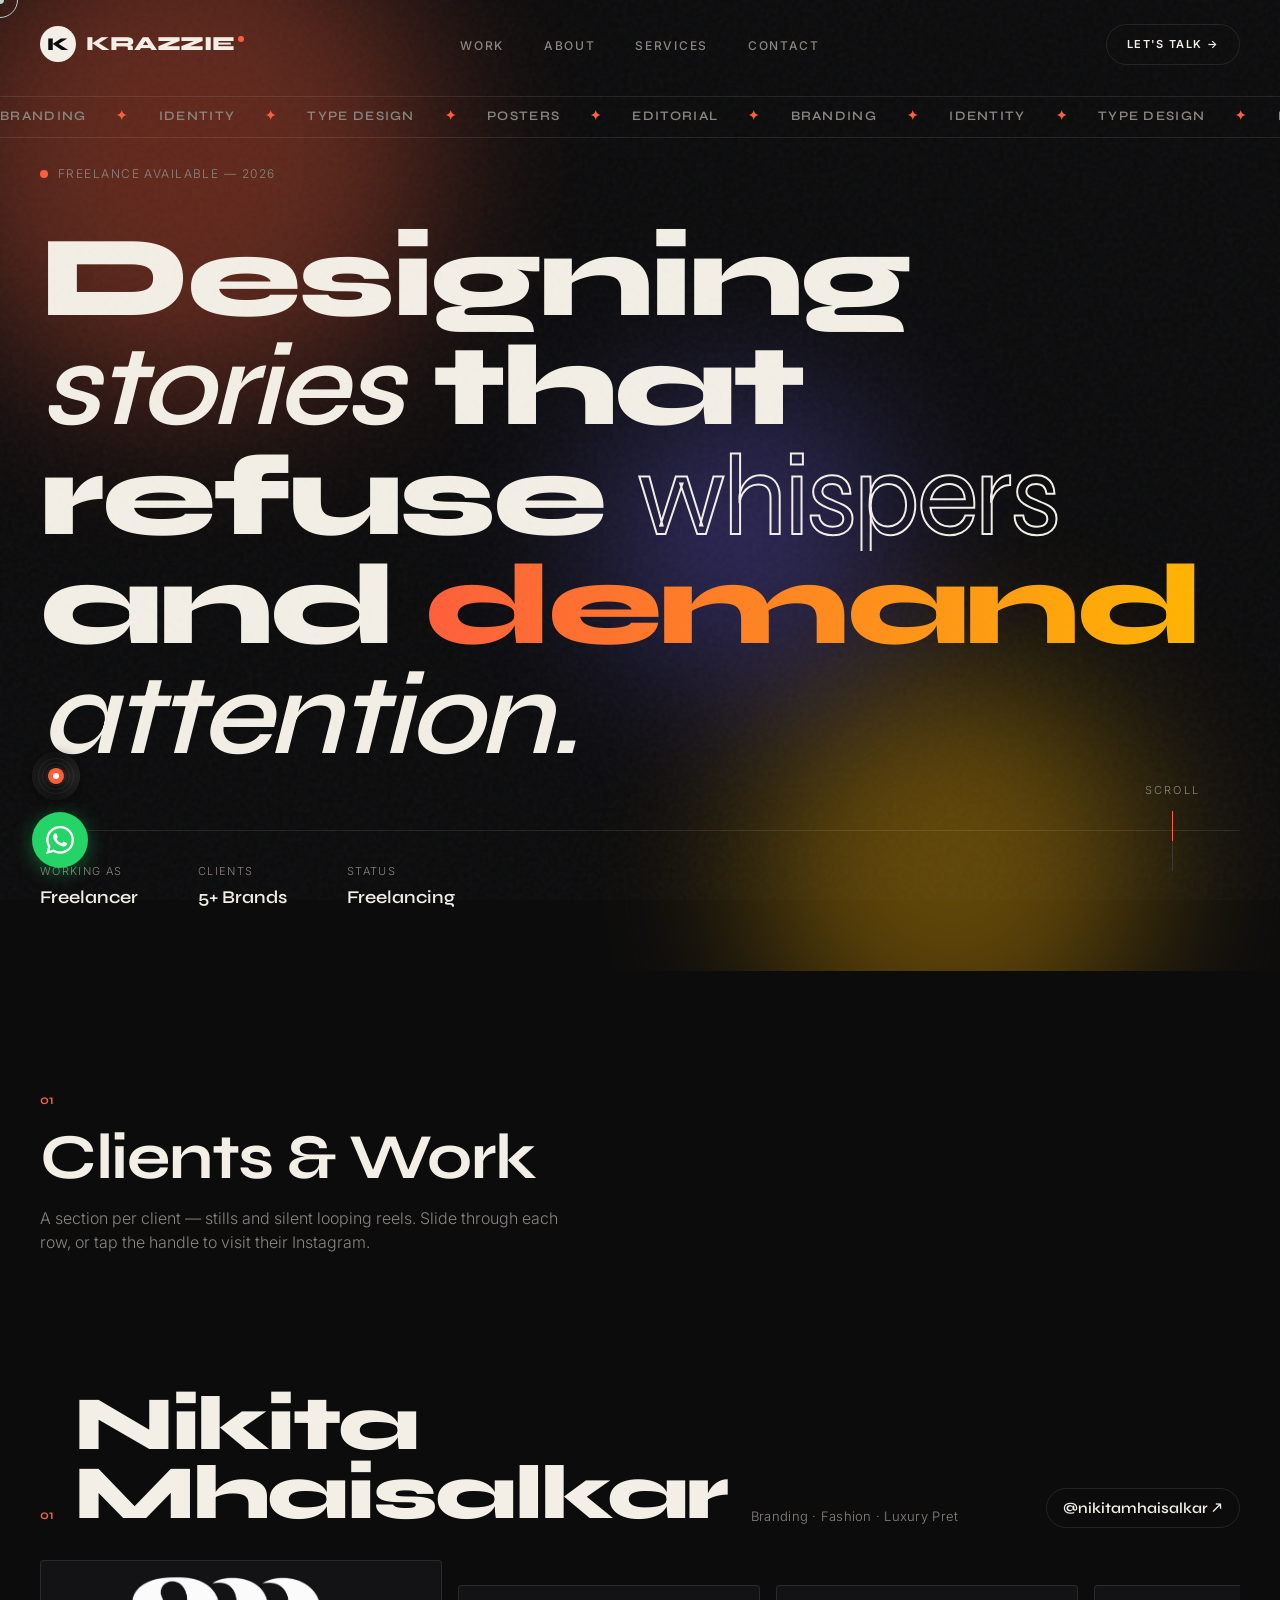
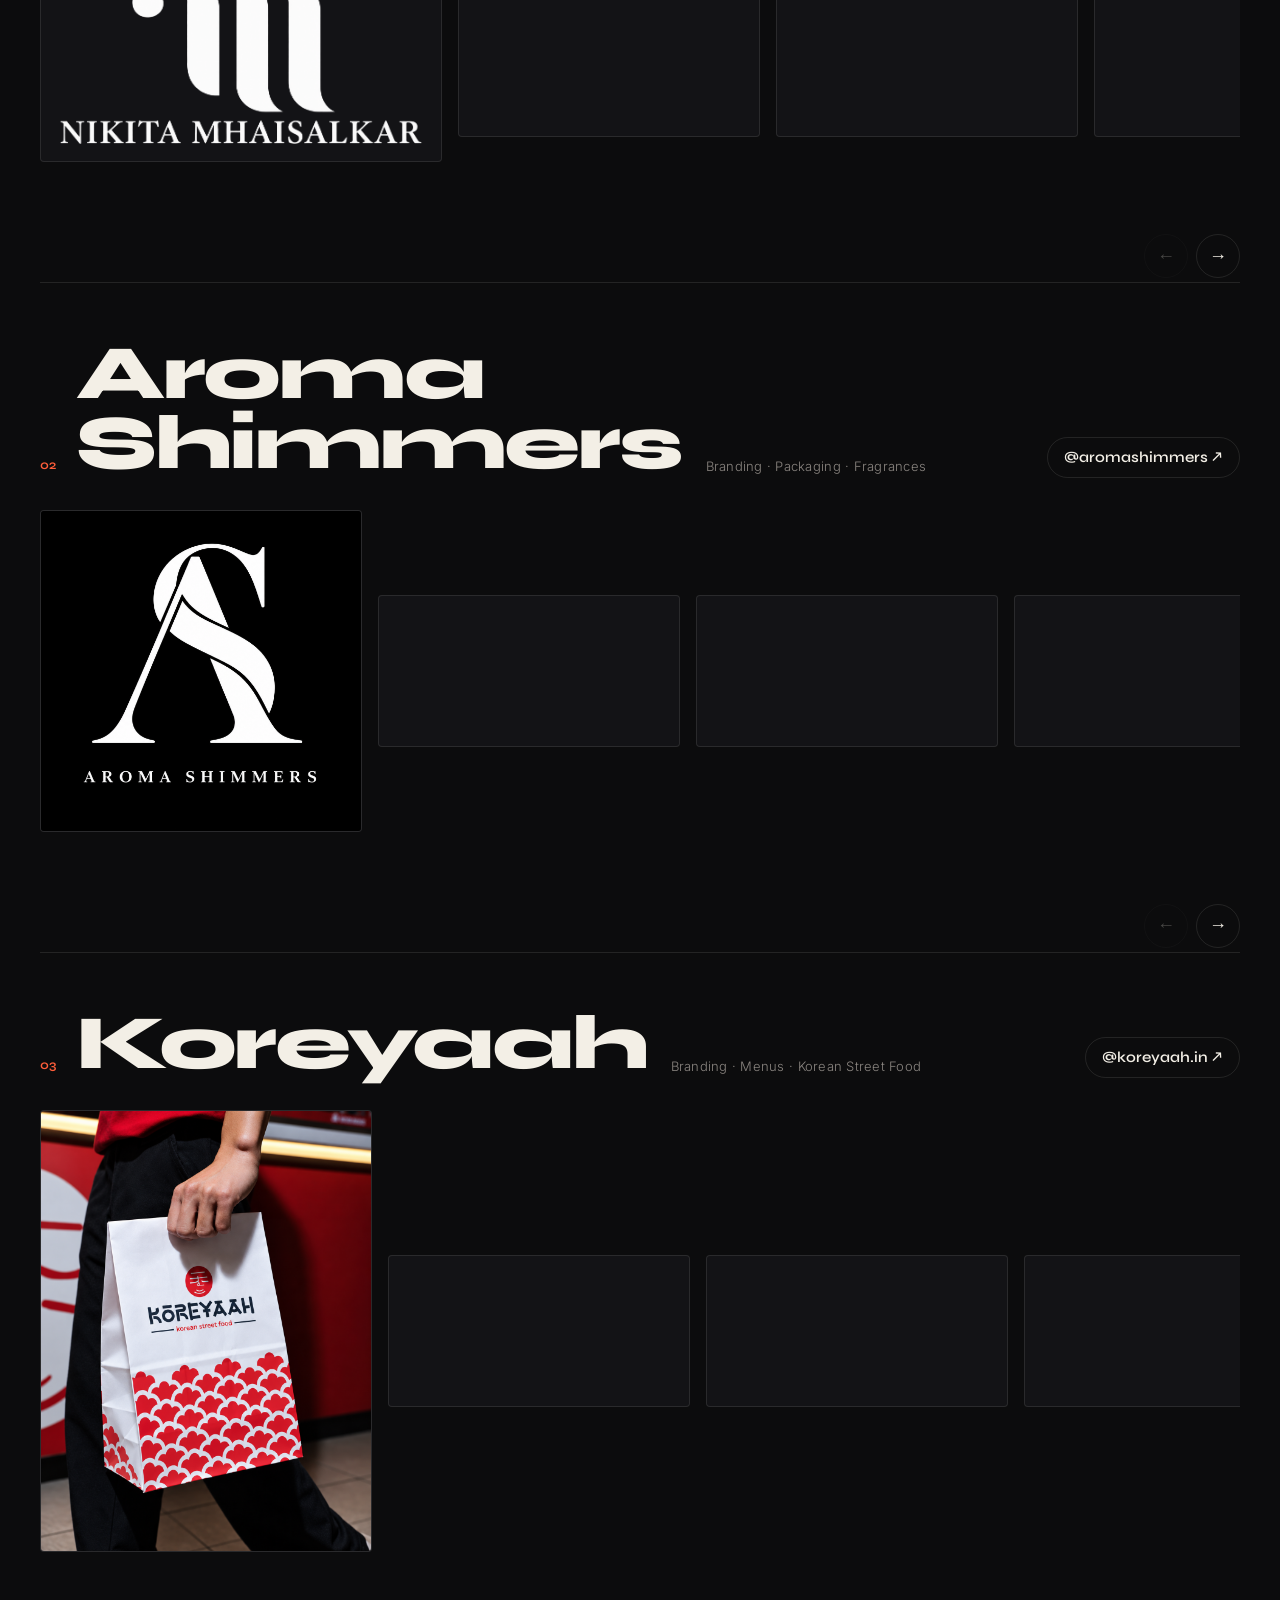
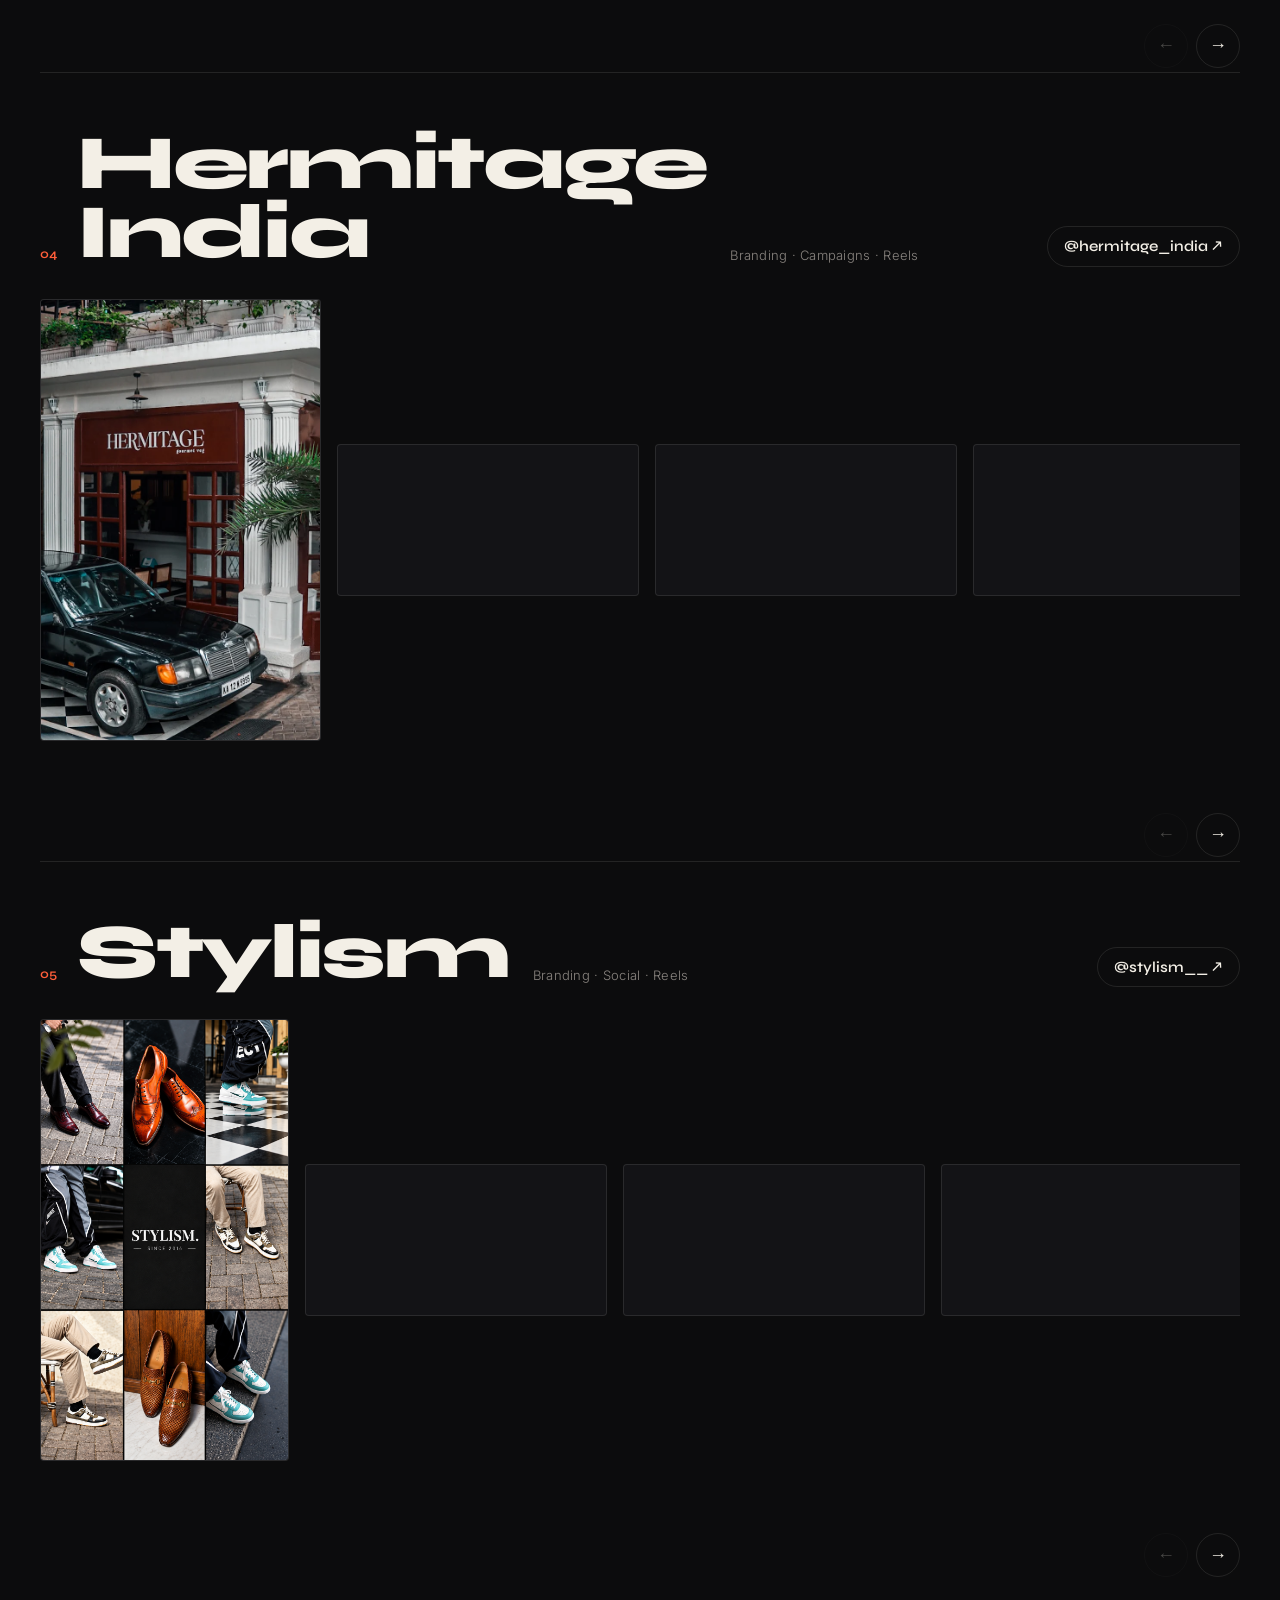
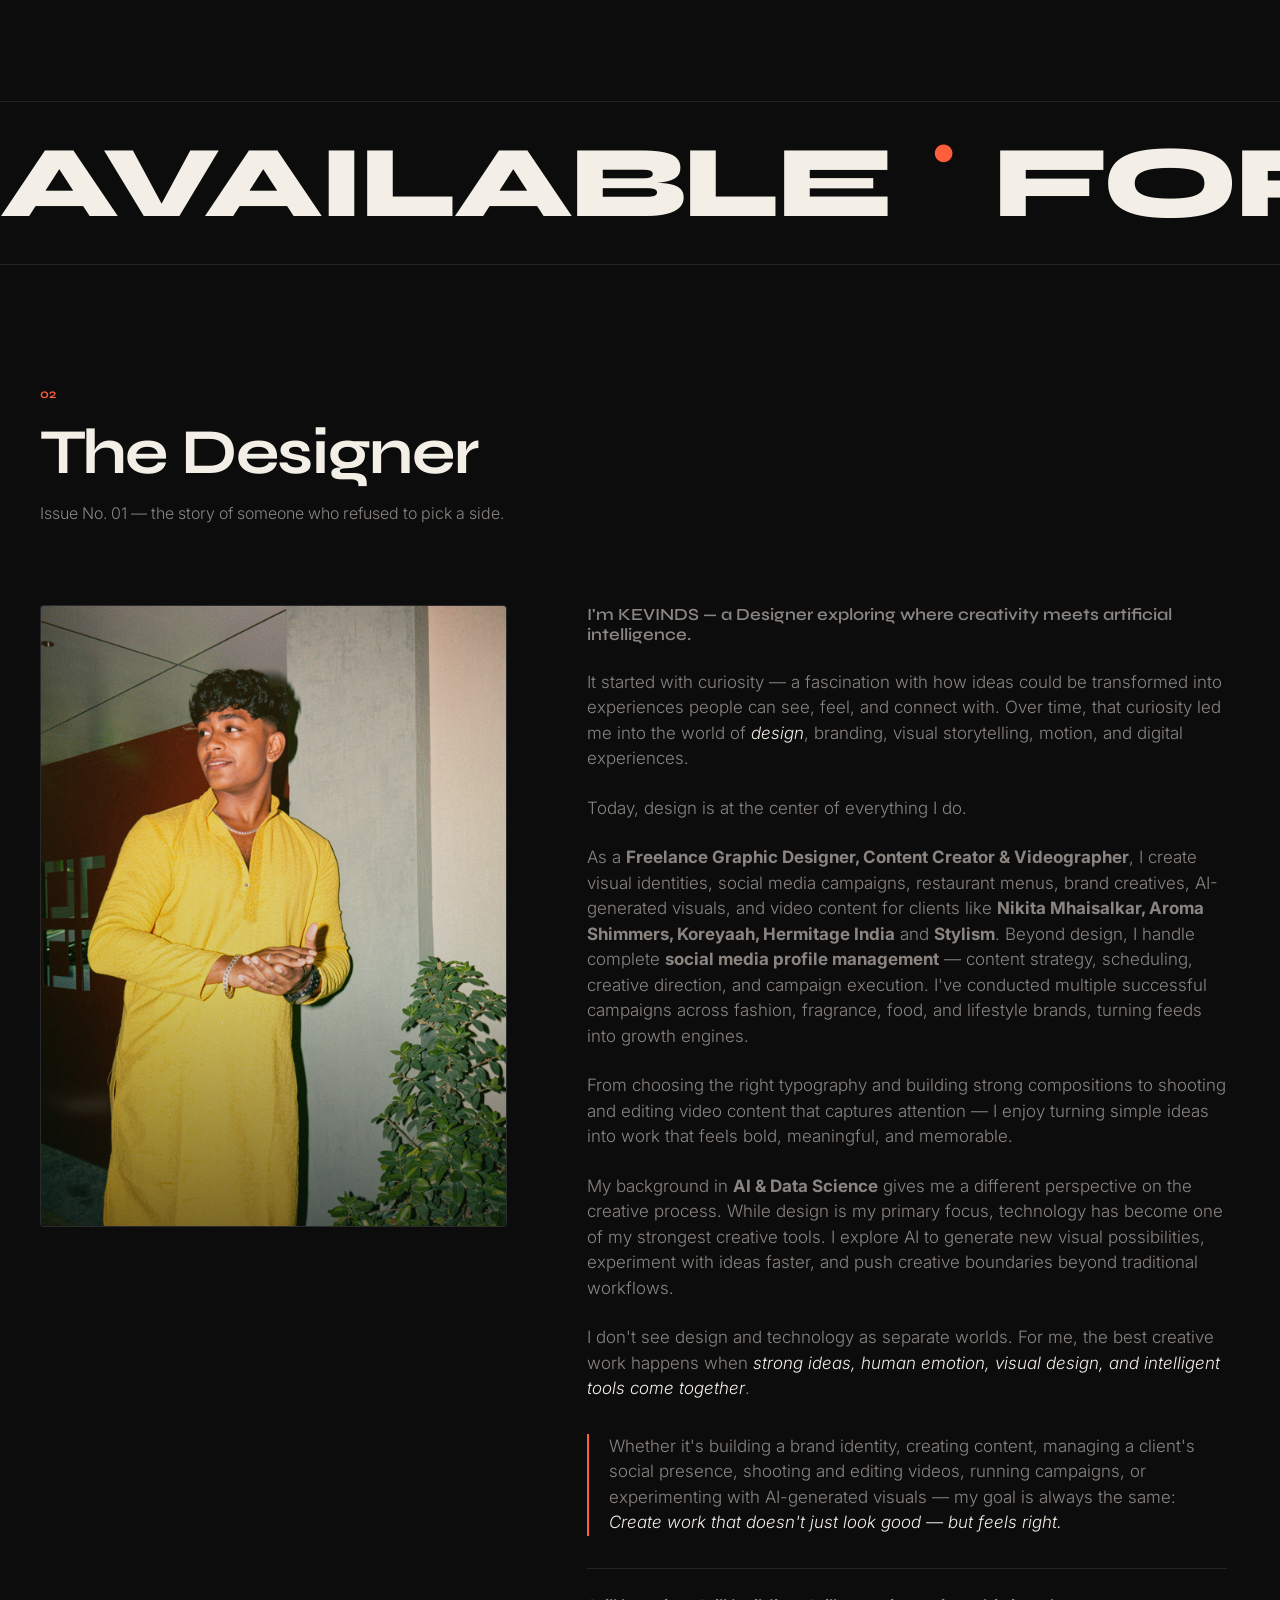
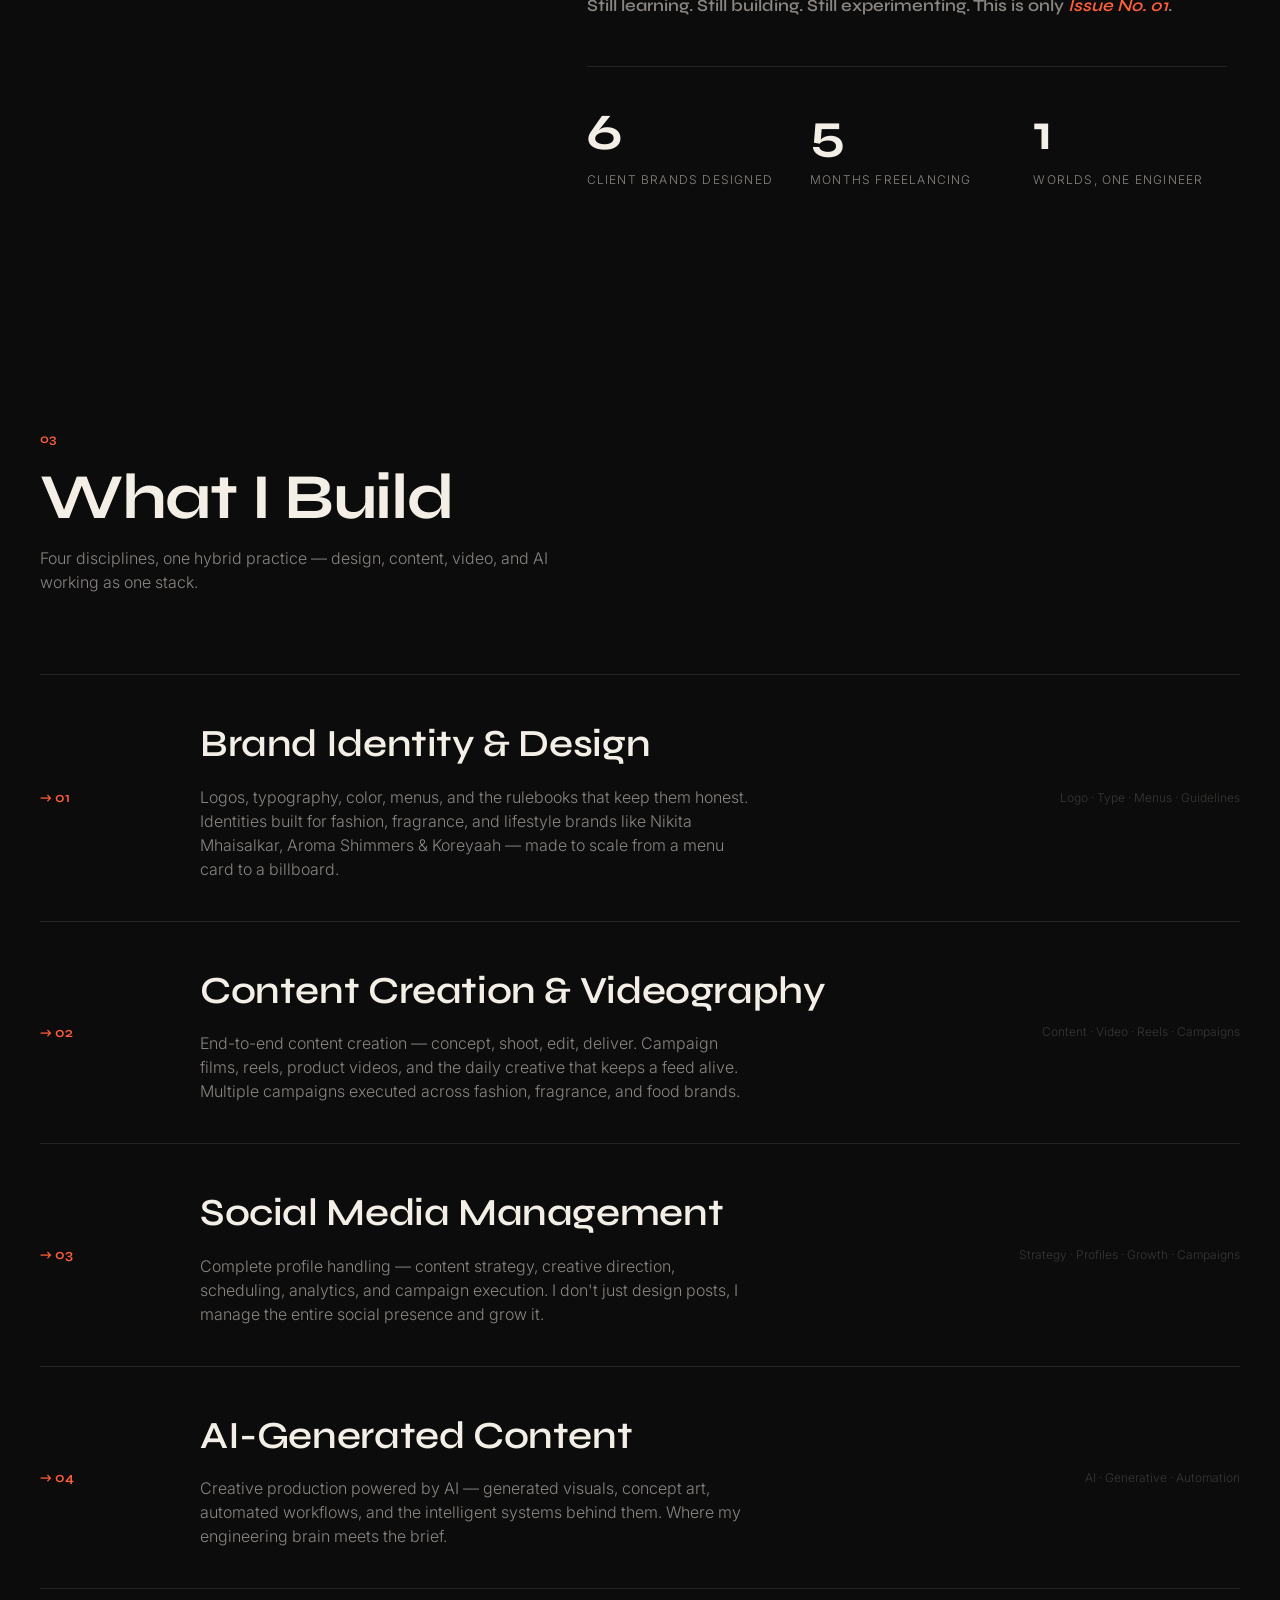
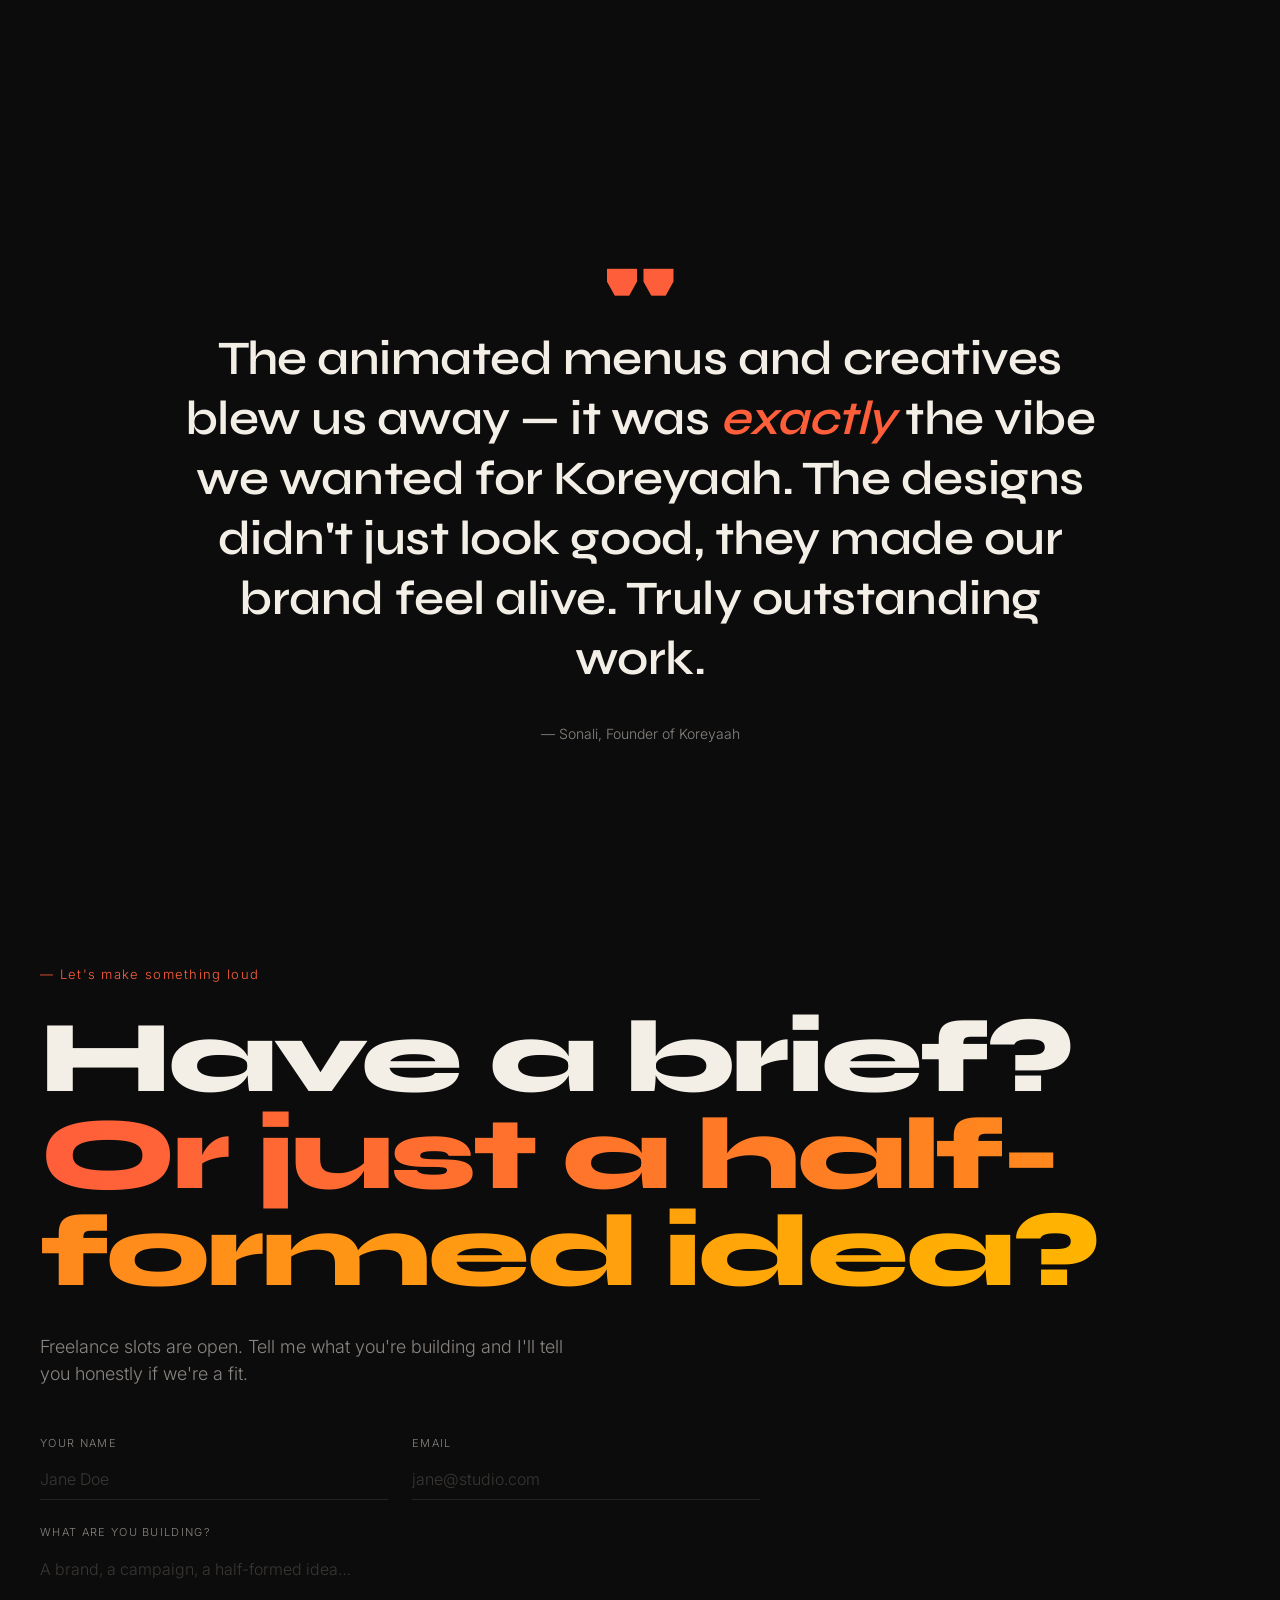
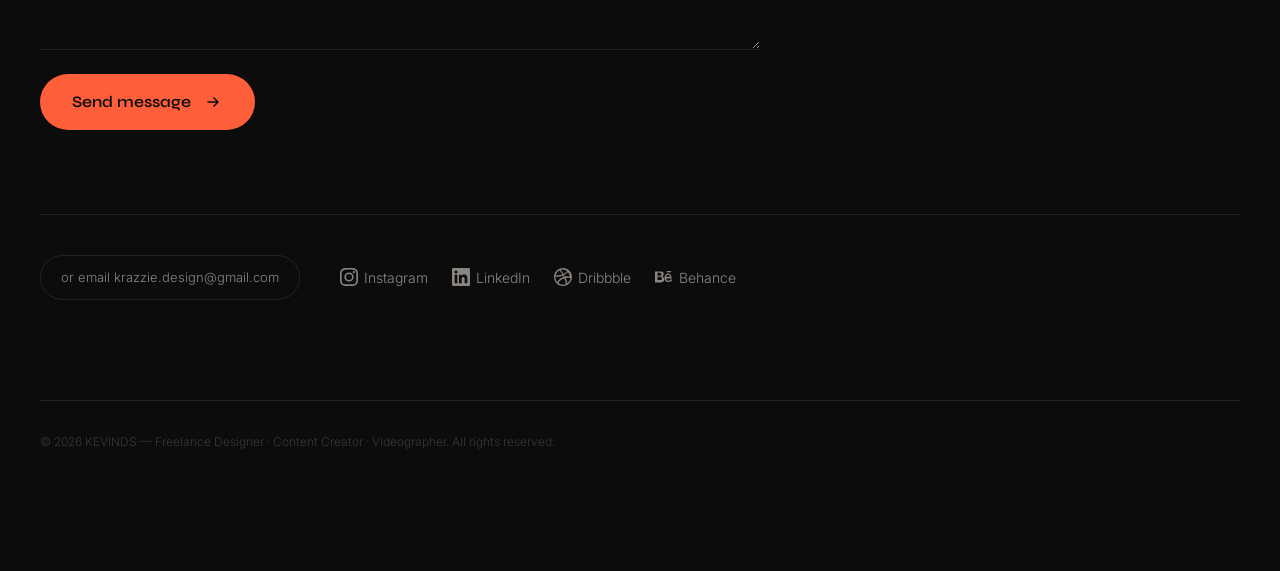
<file: index.html>
<!DOCTYPE html>
<html lang="en">
<head>
  <meta charset="UTF-8" />
  <meta name="viewport" content="width=device-width, initial-scale=1.0, viewport-fit=cover" />
  <title>KEVINDS — Freelance Designer · Content Creator · Videographer</title>
  <meta name="description" content="KEVINDS (KDS) — Freelance Graphic Designer, Content Creator & Videographer. Branding, social media management, videography, campaigns, and AI-generated content for clients like Nikita Mhaisalkar, Aroma Shimmers, Koreyaah, Hermitage India & Stylism." />
  <meta name="author" content="KEVINDS" />
  <link rel="icon" type="image/png" sizes="32x32" href="assets/favicon-32.png" />
  <link rel="apple-touch-icon" sizes="180x180" href="assets/apple-touch-icon.png" />
  <!-- Open Graph / social share -->
  <meta property="og:type" content="website" />
  <meta property="og:title" content="KEVINDS — Freelance Designer · Content Creator · Videographer" />
  <meta property="og:description" content="Design meets engineering. Branding, campaigns, video & AI content — freelance work for Nikita Mhaisalkar, Aroma Shimmers, Koreyaah, Hermitage India & Stylism." />
  <meta property="og:url" content="https://krazzie.in" />
  <meta property="og:image" content="https://krazzie.in/assets/og-image.png" />
  <meta property="og:image:width" content="1200" />
  <meta property="og:image:height" content="630" />
  <meta name="twitter:card" content="summary_large_image" />
  <meta name="twitter:title" content="KEVINDS — Freelance Designer · Content Creator · Videographer" />
  <meta name="twitter:description" content="Design meets engineering. Branding, campaigns, video & AI content — freelance work for Nikita Mhaisalkar, Aroma Shimmers, Koreyaah & more." />
  <meta name="twitter:image" content="https://krazzie.in/assets/og-image.png" />
  <link rel="preconnect" href="https://fonts.googleapis.com" />
  <link rel="preconnect" href="https://fonts.gstatic.com" crossorigin />
  <link href="https://fonts.googleapis.com/css2?family=Syne:wght@400;600;700;800&family=Inter:wght@300;400;500&display=swap" rel="stylesheet" />
  <link rel="stylesheet" href="styles.css" />
  <!-- Schema markup -->
  <script type="application/ld+json">
  {
    "@context": "https://schema.org",
    "@type": "Person",
    "name": "KEVINDS",
    "alternateName": "KDS",
    "url": "https://krazzie.in",
    "jobTitle": "Freelance Graphic Designer, Content Creator & Videographer",
    "description": "Freelance designer specializing in branding, content creation, videography, social media management, and AI-generated content.",
    "knowsAbout": ["Graphic Design", "Branding", "Video Editing", "Content Creation", "Social Media Management", "AI-Generated Content", "Videography"],
    "sameAs": [
      "https://www.instagram.com/drakxn.__/",
      "https://www.linkedin.com/in/kends2k4/",
      "https://dribbble.com/kvnds2k4",
      "https://www.behance.net/kends"
    ]
  }
  </script>
</head>
<body>
  <!-- Preloader -->
  <div class="preloader" id="preloader">
    <div class="pre-line pre-line-t"></div>
    <div class="pre-line pre-line-b"></div>
    <div class="pre-content">
      <div class="pre-tag">A KRAZZIE PRODUCTION</div>
      <div class="pre-logo-wrap">
        <div class="pre-glow"></div>
        <img src="assets/logo.png" alt="KRAZZIE" class="pre-logo">
      </div>
      <div class="pre-counter-wrap">
        <div class="pre-bar"><div class="pre-bar-fill" id="preFill"></div></div>
        <div class="pre-nums">
          <span class="pre-percent" id="preCounter">0%</span>
          <span class="pre-year">© 2026</span>
        </div>
      </div>
    </div>
  </div>

  <!-- Custom cursor -->
  <div class="cursor" id="cursor"></div>
  <div class="cursor-follower" id="cursorFollower"></div>

  <!-- Grain overlay -->
  <div class="grain"></div>

  <!-- Progress bar -->
  <div class="progress-bar" id="progressBar"></div>

  <!-- Navigation -->
  <nav class="nav" id="nav">
    <a href="#home" class="nav-logo">
      <span class="logo-mark">K</span>
      <span class="logo-text">KRAZZIE<span class="dot"></span></span>
    </a>
    <ul class="nav-links">
      <li><a href="#work">Work</a></li>
      <li><a href="#about">About</a></li>
      <li><a href="#services">Services</a></li>
      <li><a href="#contact">Contact</a></li>
    </ul>
    <a href="#contact" class="nav-cta">Let's talk →</a>
    <button class="nav-burger" id="burger" aria-label="menu" aria-expanded="false">
      <span></span><span></span>
    </button>
  </nav>

  <!-- Mobile menu -->
  <div class="mobile-menu" id="mobileMenu">
    <ul class="mobile-links">
      <li><a href="#work">Work</a></li>
      <li><a href="#about">About</a></li>
      <li><a href="#services">Services</a></li>
      <li><a href="#contact">Contact</a></li>
    </ul>
    <div class="mobile-menu-foot">
      <div class="mobile-socials">
        <a href="https://www.instagram.com/drakxn.__/" target="_blank" rel="noopener">Instagram</a>
        <a href="https://www.linkedin.com/in/kends2k4/" target="_blank" rel="noopener">LinkedIn</a>
        <a href="https://dribbble.com/kvnds2k4" target="_blank" rel="noopener">Dribbble</a>
        <a href="https://www.behance.net/kends" target="_blank" rel="noopener">Behance</a>
      </div>
      <a href="mailto:krazzie.design@gmail.com">krazzie.design@gmail.com</a>
      <span>Freelance Designer & Video Editor</span>
    </div>
  </div>

  <!-- Hero -->
  <section class="hero" id="home">
    <div class="hero-bg">
      <div class="blob blob-1"></div>
      <div class="blob blob-2"></div>
      <div class="blob blob-3"></div>
    </div>
    <div class="hero-marquee">
      <div class="marquee-track">
        <span>BRANDING</span><span class="star">✦</span>
        <span>IDENTITY</span><span class="star">✦</span>
        <span>TYPE DESIGN</span><span class="star">✦</span>
        <span>POSTERS</span><span class="star">✦</span>
        <span>EDITORIAL</span><span class="star">✦</span>
        <span>BRANDING</span><span class="star">✦</span>
        <span>IDENTITY</span><span class="star">✦</span>
        <span>TYPE DESIGN</span><span class="star">✦</span>
        <span>POSTERS</span><span class="star">✦</span>
        <span>EDITORIAL</span><span class="star">✦</span>
      </div>
    </div>
    <div class="hero-content">
      <div class="hero-eyebrow reveal">
        <span class="pulse"></span> Freelance available — 2026
      </div>
      <h1 class="hero-title">
        <span class="line"><span class="word">Designing</span></span>
        <span class="line"><span class="word italic">stories</span> <span class="word">that</span></span>
        <span class="line"><span class="word">refuse</span> <span class="word outline">whispers</span></span>
        <span class="line"><span class="word">and</span> <span class="word gradient">demand</span></span>
        <span class="line"><span class="word italic">attention.</span></span>
      </h1>
      <div class="hero-meta reveal">
        <div class="meta-block">
          <span class="meta-label">Working as</span>
          <span class="meta-value">Freelancer</span>
        </div>
        <div class="meta-block">
          <span class="meta-label">Clients</span>
          <span class="meta-value">5+ Brands</span>
        </div>
        <div class="meta-block">
          <span class="meta-label">Status</span>
          <span class="meta-value">Freelancing</span>
        </div>
      </div>
      <a href="#work" class="hero-scroll">
        <span>scroll</span>
        <div class="scroll-line"></div>
      </a>
    </div>
  </section>

  <!-- Clients -->
  <section class="clients" id="work">
    <div class="section-head">
      <span class="section-num">01</span>
      <h2 class="section-title">Clients &amp; Work</h2>
      <p class="section-sub">A section per client — stills and silent looping reels. Slide through each row, or tap the handle to visit their Instagram.</p>
    </div>

    <!-- 01 · Nikita Mhaisalkar -->
    <article class="client" id="nikita-mhaisalkar">
      <header class="client-head">
        <div class="client-banner">
          <span class="client-num">01</span>
          <h3 class="client-name">Nikita<br>Mhaisalkar</h3>
          <span class="client-tag">Branding · Fashion · Luxury Pret</span>
        </div>
        <a class="client-ig" href="https://www.instagram.com/nikitamhaisalkar/" target="_blank" rel="noopener">@nikitamhaisalkar <span class="ig-arrow">↗</span></a>
      </header>
      <div class="client-gallery">
        <figure class="work-item work-logo"><img src="assets/nikita-work-1.png" alt="Nikita Mhaisalkar work" loading="lazy"></figure>
        <figure class="work-item work-video"><video src="assets/nikita-work-1-web.mp4" autoplay muted loop playsinline preload="metadata"></video></figure>
        <figure class="work-item work-video"><video src="assets/nikita-work-2.mp4" autoplay muted loop playsinline preload="metadata"></video></figure>
        <figure class="work-item work-video"><video src="assets/nikita-work-3.mp4" autoplay muted loop playsinline preload="metadata"></video></figure>
        <figure class="work-item work-video"><video src="assets/nikita-work-4.mp4" autoplay muted loop playsinline preload="metadata"></video></figure>
      </div>
    </article>

    <!-- 02 · Aroma Shimmers -->
    <article class="client" id="aroma-shimmers">
      <header class="client-head">
        <div class="client-banner">
          <span class="client-num">02</span>
          <h3 class="client-name">Aroma<br>Shimmers</h3>
          <span class="client-tag">Branding · Packaging · Fragrances</span>
        </div>
        <a class="client-ig" href="https://www.instagram.com/aromashimmers/" target="_blank" rel="noopener">@aromashimmers <span class="ig-arrow">↗</span></a>
      </header>
      <div class="client-gallery">
        <figure class="work-item work-square"><img src="assets/aroma-photo.png" alt="Aroma Shimmers work" loading="lazy"></figure>
        <figure class="work-item work-video"><video src="assets/aroma-work-1-web.mp4" autoplay muted loop playsinline preload="metadata"></video></figure>
        <figure class="work-item work-video"><video src="assets/aroma-work-2-web.mp4" autoplay muted loop playsinline preload="metadata"></video></figure>
        <figure class="work-item work-video"><video src="assets/aroma-work-3.mp4" autoplay muted loop playsinline preload="metadata"></video></figure>
        <figure class="work-item work-video"><video src="assets/aroma-work-4.mp4" autoplay muted loop playsinline preload="metadata"></video></figure>
        <figure class="work-item work-video"><video src="assets/aroma-work-5.mp4" autoplay muted loop playsinline preload="metadata"></video></figure>
        <figure class="work-item work-video"><video src="assets/aroma-work-6.mp4" autoplay muted loop playsinline preload="metadata"></video></figure>
      </div>
    </article>

    <!-- 03 · Koreyaah -->
    <article class="client" id="koreyaah">
      <header class="client-head">
        <div class="client-banner">
          <span class="client-num">03</span>
          <h3 class="client-name">Koreyaah</h3>
          <span class="client-tag">Branding · Menus · Korean Street Food</span>
        </div>
        <a class="client-ig" href="https://www.instagram.com/koreyaah.in/" target="_blank" rel="noopener">@koreyaah.in <span class="ig-arrow">↗</span></a>
      </header>
      <div class="client-gallery">
        <figure class="work-item"><img src="assets/koreyaah-photo.png" alt="Koreyaah work" loading="lazy"></figure>
        <figure class="work-item work-video"><video src="assets/koreyaah-work-1-web.mp4" autoplay muted loop playsinline preload="metadata"></video></figure>
        <figure class="work-item work-video"><video src="assets/koreyaah-work-2-web.mp4" autoplay muted loop playsinline preload="metadata"></video></figure>
        <figure class="work-item work-video"><video src="assets/koreyaah-work-3-web.mp4" autoplay muted loop playsinline preload="metadata"></video></figure>
        <figure class="work-item work-video"><video src="assets/koreyaah-work-4-web.mp4" autoplay muted loop playsinline preload="metadata"></video></figure>
      </div>
    </article>

    <!-- 04 · Hermitage India -->
    <article class="client" id="hermitage-india">
      <header class="client-head">
        <div class="client-banner">
          <span class="client-num">04</span>
          <h3 class="client-name">Hermitage<br>India</h3>
          <span class="client-tag">Branding · Campaigns · Reels</span>
        </div>
        <a class="client-ig" href="https://www.instagram.com/hermitage_india/" target="_blank" rel="noopener">@hermitage_india <span class="ig-arrow">↗</span></a>
      </header>
      <div class="client-gallery">
        <figure class="work-item"><img src="assets/hermitage-photo.png" alt="Hermitage India work" loading="lazy"></figure>
        <figure class="work-item work-video"><video src="assets/hermitage-reel-web.mp4" autoplay muted loop playsinline preload="metadata"></video></figure>
        <figure class="work-item work-video"><video src="assets/hermitage-work-1.mp4" autoplay muted loop playsinline preload="metadata"></video></figure>
        <figure class="work-item work-video"><video src="assets/hermitage-work-2-web.mp4" autoplay muted loop playsinline preload="metadata"></video></figure>
      </div>
    </article>

    <!-- 05 · Stylism -->
    <article class="client" id="stylism">
      <header class="client-head">
        <div class="client-banner">
          <span class="client-num">05</span>
          <h3 class="client-name">Stylism</h3>
          <span class="client-tag">Branding · Social · Reels</span>
        </div>
        <a class="client-ig" href="https://www.instagram.com/stylism__/" target="_blank" rel="noopener">@stylism__ <span class="ig-arrow">↗</span></a>
      </header>
      <div class="client-gallery">
        <figure class="work-item"><img src="assets/stylism-work-2.png" alt="Stylism work" loading="lazy"></figure>
        <figure class="work-item work-video"><video src="assets/stylism-work-1-web.mp4" autoplay muted loop playsinline preload="metadata"></video></figure>
        <figure class="work-item work-video"><video src="assets/stylism-work-2-web.mp4" autoplay muted loop playsinline preload="metadata"></video></figure>
        <figure class="work-item work-video"><video src="assets/stylism-work-3.mp4" autoplay muted loop playsinline preload="metadata"></video></figure>
        <figure class="work-item work-video"><video src="assets/stylism-work-4.mp4" autoplay muted loop playsinline preload="metadata"></video></figure>
        <figure class="work-item work-video"><video src="assets/stylism-work-5.mp4" autoplay muted loop playsinline preload="metadata"></video></figure>
        <figure class="work-item work-video"><video src="assets/stylism-work-6.mp4" autoplay muted loop playsinline preload="metadata"></video></figure>
      </div>
    </article>
  </section>

  <!-- Marquee divider -->
  <div class="big-marquee">
    <div class="big-marquee-track">
      <span>AVAILABLE</span><span class="dot-big">●</span>
      <span>FOR</span><span class="dot-big">●</span>
      <span>FREELANCE</span><span class="dot-big">●</span>
      <span>2026</span><span class="dot-big">●</span>
      <span>AVAILABLE</span><span class="dot-big">●</span>
      <span>FOR</span><span class="dot-big">●</span>
      <span>FREELANCE</span><span class="dot-big">●</span>
      <span>2026</span><span class="dot-big">●</span>
    </div>
  </div>

  <!-- About -->
  <section class="about" id="about">
    <div class="section-head">
      <span class="section-num">02</span>
      <h2 class="section-title">The Designer</h2>
      <p class="section-sub">Issue No. 01 — the story of someone who refused to pick a side.</p>
    </div>
    <div class="about-grid">
      <div class="about-portrait">
        <div class="portrait-frame">
          <div class="portrait-inner" style="background-image:url('assets/kevinds-portrait.png')"></div>
        </div>
      </div>
      <div class="about-text">
        <p class="about-lead">I'm KEVINDS — a Designer exploring where creativity meets artificial intelligence.</p>
        <p>It started with curiosity — a fascination with how ideas could be transformed into experiences people can see, feel, and connect with. Over time, that curiosity led me into the world of <em>design</em>, branding, visual storytelling, motion, and digital experiences.</p>
        <p>Today, design is at the center of everything I do.</p>
        <p>As a <strong>Freelance Graphic Designer, Content Creator &amp; Videographer</strong>, I create visual identities, social media campaigns, restaurant menus, brand creatives, AI-generated visuals, and video content for clients like <strong>Nikita Mhaisalkar, Aroma Shimmers, Koreyaah, Hermitage India</strong> and <strong>Stylism</strong>. Beyond design, I handle complete <strong>social media profile management</strong> — content strategy, scheduling, creative direction, and campaign execution. I've conducted multiple successful campaigns across fashion, fragrance, food, and lifestyle brands, turning feeds into growth engines.</p>
        <p>From choosing the right typography and building strong compositions to shooting and editing video content that captures attention — I enjoy turning simple ideas into work that feels bold, meaningful, and memorable.</p>
        <p>My background in <strong>AI &amp; Data Science</strong> gives me a different perspective on the creative process. While design is my primary focus, technology has become one of my strongest creative tools. I explore AI to generate new visual possibilities, experiment with ideas faster, and push creative boundaries beyond traditional workflows.</p>
        <p>I don't see design and technology as separate worlds. For me, the best creative work happens when <em>strong ideas, human emotion, visual design, and intelligent tools come together</em>.</p>
        <p class="about-close">Whether it's building a brand identity, creating content, managing a client's social presence, shooting and editing videos, running campaigns, or experimenting with AI-generated visuals — my goal is always the same: <em>Create work that doesn't just look good — but feels right.</em></p>
        <p class="about-signoff">Still learning. Still building. Still experimenting. This is only <span class="issue-mark">Issue No. 01</span>.</p>
        <div class="about-stats">
          <div class="stat">
            <span class="stat-num" data-target="7">0</span>
            <span class="stat-label">Client brands designed</span>
          </div>
          <div class="stat">
            <span class="stat-num" data-target="6">0</span>
            <span class="stat-label">Months freelancing</span>
          </div>
          <div class="stat">
            <span class="stat-num" data-target="2">0</span>
            <span class="stat-label">Worlds, one engineer</span>
          </div>
        </div>
      </div>
    </div>
  </section>

  <!-- Services -->
  <section class="services" id="services">
    <div class="section-head">
      <span class="section-num">03</span>
      <h2 class="section-title">What I Build</h2>
      <p class="section-sub">Four disciplines, one hybrid practice — design, content, video, and AI working as one stack.</p>
    </div>
    <div class="services-list">
      <div class="service">
        <span class="service-num">→ 01</span>
        <div class="service-body">
          <h3>Brand Identity &amp; Design</h3>
          <p>Logos, typography, color, menus, and the rulebooks that keep them honest. Identities built for fashion, fragrance, and lifestyle brands like Nikita Mhaisalkar, Aroma Shimmers &amp; Koreyaah — made to scale from a menu card to a billboard.</p>
        </div>
        <span class="service-tags">Logo · Type · Menus · Guidelines</span>
      </div>
      <div class="service">
        <span class="service-num">→ 02</span>
        <div class="service-body">
          <h3>Content Creation &amp; Videography</h3>
          <p>End-to-end content creation — concept, shoot, edit, deliver. Campaign films, reels, product videos, and the daily creative that keeps a feed alive. Multiple campaigns executed across fashion, fragrance, and food brands.</p>
        </div>
        <span class="service-tags">Content · Video · Reels · Campaigns</span>
      </div>
      <div class="service">
        <span class="service-num">→ 03</span>
        <div class="service-body">
          <h3>Social Media Management</h3>
          <p>Complete profile handling — content strategy, creative direction, scheduling, analytics, and campaign execution. I don't just design posts, I manage the entire social presence and grow it.</p>
        </div>
        <span class="service-tags">Strategy · Profiles · Growth · Campaigns</span>
      </div>
      <div class="service">
        <span class="service-num">→ 04</span>
        <div class="service-body">
          <h3>AI-Generated Content</h3>
          <p>Creative production powered by AI — generated visuals, concept art, automated workflows, and the intelligent systems behind them. Where my engineering brain meets the brief.</p>
        </div>
        <span class="service-tags">AI · Generative · Automation</span>
      </div>
    </div>
  </section>

  <!-- Testimonial -->
  <section class="testimonial">
    <div class="quote-mark reveal">"</div>
    <blockquote>
      The animated menus and creatives blew us away — it was <em>exactly</em> the vibe we wanted for Koreyaah. The designs didn't just look good, they made our brand feel alive. Truly outstanding work.
    </blockquote>
    <cite>— Sonali, Founder of Koreyaah</cite>
  </section>

  <!-- Contact -->
  <section class="contact" id="contact">
    <div class="contact-eyebrow reveal">— Let's make something loud</div>
    <h2 class="contact-title">
      Have a brief?<br>
      <span class="gradient">Or just a half-formed idea?</span>
    </h2>
    <p class="contact-sub">Freelance slots are open. Tell me what you're building and I'll tell you honestly if we're a fit.</p>
    <form class="contact-form" id="contactForm" action="https://formspree.io/f/maeyverd" method="POST">
      <div class="form-row">
        <label class="form-field">
          <span class="form-label">Your name</span>
          <input type="text" name="name" required placeholder="Jane Doe">
        </label>
        <label class="form-field">
          <span class="form-label">Email</span>
          <input type="email" name="email" required placeholder="jane@studio.com">
        </label>
      </div>
      <label class="form-field">
        <span class="form-label">What are you building?</span>
        <textarea name="message" rows="4" required placeholder="A brand, a campaign, a half-formed idea…"></textarea>
      </label>
      <button type="submit" class="btn-primary form-submit" id="formSubmit">
        <span class="submit-label">Send message</span>
        <svg width="20" height="20" viewBox="0 0 20 20" fill="none"><path d="M5 10h10m0 0l-4-4m4 4l-4 4" stroke="currentColor" stroke-width="1.5" stroke-linecap="round" stroke-linejoin="round"/></svg>
      </button>
      <p class="form-status" id="formStatus" aria-live="polite"></p>
    </form>
    <div class="contact-actions">
      <a href="mailto:krazzie.design@gmail.com" class="btn-ghost">
        <span>or email krazzie.design@gmail.com</span>
      </a>
      <div class="socials">
        <a href="https://www.instagram.com/drakxn.__/" target="_blank" rel="noopener"><svg width="18" height="18" viewBox="0 0 24 24" fill="currentColor"><path d="M12 2.163c3.204 0 3.584.012 4.85.07 3.252.148 4.771 1.691 4.919 4.919.058 1.265.069 1.645.069 4.849 0 3.205-.012 3.584-.069 4.849-.149 3.225-1.664 4.771-4.919 4.919-1.266.058-1.644.07-4.85.07-3.204 0-3.584-.012-4.849-.07-3.26-.149-4.771-1.699-4.919-4.92-.058-1.265-.07-1.644-.07-4.849 0-3.204.013-3.583.07-4.849.149-3.227 1.664-4.771 4.919-4.919 1.266-.057 1.645-.069 4.849-.069zM12 0C8.741 0 8.333.014 7.053.072 2.695.272.273 2.69.073 7.052.014 8.333 0 8.741 0 12c0 3.259.014 3.668.072 4.948.2 4.358 2.618 6.78 6.98 6.98C8.333 23.986 8.741 24 12 24c3.259 0 3.668-.014 4.948-.072 4.354-.2 6.782-2.618 6.979-6.98.059-1.28.073-1.689.073-4.948 0-3.259-.014-3.667-.072-4.947-.196-4.354-2.617-6.78-6.979-6.98C15.668.014 15.259 0 12 0zm0 5.838a6.162 6.162 0 100 12.324 6.162 6.162 0 000-12.324zM12 16a4 4 0 110-8 4 4 0 010 8zm6.406-11.845a1.44 1.44 0 100 2.881 1.44 1.44 0 000-2.881z"/></svg> Instagram</a>
        <a href="https://www.linkedin.com/in/kends2k4/" target="_blank" rel="noopener"><svg width="18" height="18" viewBox="0 0 24 24" fill="currentColor"><path d="M20.447 20.452h-3.554v-5.569c0-1.328-.027-3.037-1.852-3.037-1.853 0-2.136 1.445-2.136 2.939v5.667H9.351V9h3.414v1.561h.046c.477-.9 1.637-1.85 3.37-1.85 3.601 0 4.267 2.37 4.267 5.455v6.286zM5.337 7.433a2.062 2.062 0 01-2.063-2.065 2.064 2.064 0 112.063 2.065zm1.782 13.019H3.555V9h3.564v11.452zM22.225 0H1.771C.792 0 0 .774 0 1.729v20.542C0 23.227.792 24 1.771 24h20.451C23.2 24 24 23.227 24 22.271V1.729C24 .774 23.2 0 22.222 0h.003z"/></svg> LinkedIn</a>
        <a href="https://dribbble.com/kvnds2k4" target="_blank" rel="noopener"><svg width="18" height="18" viewBox="0 0 24 24" fill="currentColor"><path d="M12 24C5.385 24 0 18.615 0 12S5.385 0 12 0s12 5.385 12 12-5.385 12-12 12zm10.12-10.358c-.35-.11-3.17-.953-6.384-.438 1.34 3.684 1.887 6.684 1.992 7.308a10.28 10.28 0 004.395-6.87zm-6.115 7.808c-.153-.9-.75-4.032-2.19-7.77l-.066.02c-5.79 2.015-7.86 6.025-8.04 6.4a10.161 10.161 0 006.29 2.166c1.42 0 2.77-.29 4.006-.816zm-11.62-2.58c.232-.4 3.045-5.055 8.332-6.765.135-.045.27-.084.405-.12-.26-.585-.54-1.167-.832-1.74C7.17 11.775 2.206 11.71 1.756 11.7l-.004.312c0 2.633.998 5.037 2.634 6.855zm-2.42-8.955c.46.008 4.683.026 9.477-1.248A65.473 65.473 0 007.337 3.1 10.2 10.2 0 001.964 9.915zM9.06 2.4c.666.924 2.155 3.078 3.353 5.503 3.497-1.312 4.974-3.3 5.153-3.554A10.18 10.18 0 0012 1.837c-1.03 0-2.02.197-2.94.563zm9.544 3.03c-.216.29-1.834 2.4-5.47 3.887.236.482.46.972.667 1.463.073.17.14.34.205.51 3.407-.43 6.79.26 7.125.34a10.174 10.174 0 00-2.527-6.2z"/></svg> Dribbble</a>
        <a href="https://www.behance.net/kends" target="_blank" rel="noopener"><svg width="18" height="18" viewBox="0 0 24 24" fill="currentColor"><path d="M6.938 4.503c.702 0 1.34.06 1.92.188.577.13 1.07.33 1.485.61.41.28.733.65.96 1.12.225.47.34 1.05.34 1.73 0 .74-.17 1.36-.507 1.86-.338.5-.837.9-1.502 1.22.906.26 1.576.72 2.022 1.37.448.66.665 1.45.665 2.36 0 .75-.13 1.39-.41 1.93-.28.55-.67 1-1.16 1.35-.48.348-1.05.6-1.67.767-.62.16-1.26.25-1.93.25H0V4.51h6.938v-.007zM6.545 10.16c.6 0 1.096-.16 1.486-.48.39-.32.58-.78.58-1.39 0-.34-.06-.63-.19-.87a1.72 1.72 0 00-.51-.58 2.04 2.04 0 00-.75-.32 3.57 3.57 0 00-.9-.1H3.297v3.75h3.248v-.01zm.2 5.87c.34 0 .66-.04.96-.12.3-.08.56-.21.79-.38.23-.17.41-.39.54-.67.13-.28.19-.62.19-1.02 0-.78-.23-1.35-.69-1.71-.46-.36-1.06-.54-1.81-.54H3.297v4.44h3.448zM15.452 4.09h5.943v1.586h-5.943V4.09zm5.602 13.41a3.97 3.97 0 01-1.47.9c-.57.22-1.21.33-1.92.33-.88 0-1.63-.15-2.25-.44a4.43 4.43 0 01-1.52-1.21 5.1 5.1 0 01-.87-1.82 7.84 7.84 0 01-.29-2.18c0-.79.1-1.52.3-2.19a5.2 5.2 0 01.88-1.79 4.14 4.14 0 011.47-1.21c.59-.29 1.27-.44 2.05-.44.9 0 1.65.2 2.26.59.61.39 1.1.9 1.47 1.53.37.62.63 1.33.77 2.12.15.79.2 1.6.15 2.43h-7.16c.04.9.33 1.63.88 2.17.55.54 1.28.81 2.18.81.66 0 1.21-.17 1.66-.51.45-.35.76-.76.91-1.23h2.64c-.3 1.07-.86 1.94-1.69 2.6v.01zm-1.39-7.77c-.44-.48-1.09-.73-1.96-.73-.57 0-1.04.1-1.41.28-.37.19-.67.43-.89.72a2.7 2.7 0 00-.47.89c-.09.3-.15.57-.18.81h5.52c-.1-.8-.39-1.49-.83-1.97h.22z"/></svg> Behance</a>
      </div>
    </div>
    <div class="contact-footer">
      <span>© 2026 KEVINDS — Freelance Designer · Content Creator · Videographer. All rights reserved.</span>
    </div>
  </section>

  <!-- WhatsApp floating button -->
  <a href="https://wa.me/916379770811?text=Hi%20Kevin%2C%20I%20saw%20your%20portfolio%20and%20would%20love%20to%20discuss%20a%20project!" class="whatsapp-float" id="whatsappFloat" target="_blank" rel="noopener" aria-label="Chat on WhatsApp">
    <svg width="28" height="28" viewBox="0 0 24 24" fill="currentColor"><path d="M17.472 14.382c-.297-.149-1.758-.867-2.03-.967-.273-.099-.471-.148-.67.15-.197.297-.767.966-.94 1.164-.173.199-.347.223-.644.075-.297-.15-1.255-.463-2.39-1.475-.883-.788-1.48-1.761-1.653-2.059-.173-.297-.018-.458.13-.606.134-.133.298-.347.446-.52.149-.174.198-.298.298-.497.099-.198.05-.371-.025-.52-.075-.149-.669-1.612-.916-2.207-.242-.579-.487-.5-.669-.51-.173-.008-.371-.01-.57-.01-.198 0-.52.074-.792.372-.272.297-1.04 1.016-1.04 2.479 0 1.462 1.065 2.875 1.213 3.074.149.198 2.096 3.2 5.077 4.487.709.306 1.262.489 1.694.625.712.227 1.36.195 1.871.118.571-.085 1.758-.719 2.006-1.413.248-.694.248-1.289.173-1.413-.074-.124-.272-.198-.57-.347m-5.421 7.403h-.004a9.87 9.87 0 01-5.031-1.378l-.361-.214-3.741.982.998-3.648-.235-.374a9.86 9.86 0 01-1.51-5.26c.001-5.45 4.436-9.884 9.888-9.884 2.64 0 5.122 1.03 6.988 2.898a9.825 9.825 0 012.893 6.994c-.003 5.45-4.437 9.884-9.885 9.884m8.413-18.297A11.815 11.815 0 0012.05 0C5.495 0 .16 5.335.157 11.892c0 2.096.547 4.142 1.588 5.945L.057 24l6.305-1.654a11.882 11.882 0 005.683 1.448h.005c6.554 0 11.89-5.335 11.893-11.893a11.821 11.821 0 00-3.48-8.413z"/></svg>
  </a>

  <!-- Back to top -->
  <button class="back-to-top" id="backToTop" aria-label="Back to top">
    <svg width="18" height="18" viewBox="0 0 18 18" fill="none"><path d="M9 14V4m0 0L4 9m5-5l5 5" stroke="currentColor" stroke-width="1.5" stroke-linecap="round" stroke-linejoin="round"/></svg>
  </button>

  <!-- Freelance badge -->
  <div class="freelance-badge" id="freelanceBadge">
    <span class="fb-pulse"></span>
    <span>Available for freelance</span>
  </div>

  <!-- Section dots -->
  <nav class="section-dots" id="sectionDots">
    <a href="#home" class="dot-link active" data-section="home"><span></span></a>
    <a href="#work" class="dot-link" data-section="work"><span></span></a>
    <a href="#about" class="dot-link" data-section="about"><span></span></a>
    <a href="#services" class="dot-link" data-section="services"><span></span></a>
    <a href="#contact" class="dot-link" data-section="contact"><span></span></a>
  </nav>

  <!-- Music disc -->
  <button class="music-disc" id="musicDisc" aria-label="Toggle background music">
    <div class="disc-inner">
      <div class="disc-groove"></div>
      <div class="disc-groove disc-groove-2"></div>
      <div class="disc-groove disc-groove-3"></div>
      <div class="disc-label">
        <svg width="14" height="14" viewBox="0 0 24 24" fill="currentColor"><path d="M12 2C6.48 2 2 6.48 2 12s4.48 10 10 10 10-4.48 10-10S17.52 2 12 2zm-2 14.5v-9l6 4.5-6 4.5z"/></svg>
      </div>
    </div>
  </button>

  <script src="script.js"></script>
</body>
</html>
</file>
<file: styles.css>
/* ===== Reset & Base ===== */
*, *::before, *::after { box-sizing: border-box; margin: 0; padding: 0; }
[data-netlify-site-id], .netlify-badge, [class*="netlify"], #netlify-badge, [src*="netlify/scripts"] { display: none !important; visibility: hidden !important; height: 0 !important; width: 0 !important; overflow: hidden !important; position: absolute !important; pointer-events: none !important; }

:root {
  --bg: #0c0c0d;
  --bg-soft: #131316;
  --ink: #f3efe6;
  --ink-dim: #8a8580;
  --ink-faint: #3a3733;
  --accent: #FF5E3A;
  --accent-2: #FFB400;
  --line: rgba(243, 239, 230, 0.1);
  --ease: cubic-bezier(0.6, 0.05, 0.1, 1);
}

html { scroll-behavior: smooth; }

/* ===== Preloader ===== */
.preloader {
  position: fixed; inset: 0; z-index: 10000;
  background: #050505;
  display: flex; align-items: center; justify-content: center;
  overflow: hidden;
}
.preloader.gone { display: none; }
body.loading { overflow: hidden; }

/* Cinematic split lines */
.pre-line {
  position: absolute;
  left: 8%; right: 8%;
  height: 1px;
  background: linear-gradient(90deg, transparent, rgba(232,0,0,0.5) 20%, rgba(232,0,0,0.5) 80%, transparent);
  top: 50%;
  transform: scaleX(0);
  will-change: transform;
  z-index: 1;
}
.pre-line-t {
  animation: lineGrow 0.4s ease 0.1s forwards, lineUp 0.6s cubic-bezier(0.22, 1, 0.36, 1) 0.5s forwards;
}
.pre-line-b {
  animation: lineGrow 0.4s ease 0.1s forwards, lineDown 0.6s cubic-bezier(0.22, 1, 0.36, 1) 0.5s forwards;
}
@keyframes lineGrow { to { transform: scaleX(1); } }
@keyframes lineUp { to { transform: scaleX(1) translateY(-190px); } }
@keyframes lineDown { to { transform: scaleX(1) translateY(190px); } }

/* Content */
.pre-content {
  position: relative; z-index: 2;
  display: flex; flex-direction: column;
  align-items: center;
  width: min(360px, 85vw);
  will-change: transform, opacity;
}

/* Tag */
.pre-tag {
  font-family: 'Inter', sans-serif;
  font-size: 11px; font-weight: 500;
  letter-spacing: 0.4em;
  text-transform: uppercase;
  color: rgba(255,255,255,0.2);
  margin-bottom: 18px;
  opacity: 0;
  width: 100%; text-align: center;
  animation: tagIn 0.6s ease 1.1s forwards;
}
@keyframes tagIn {
  from { opacity: 0; transform: translateY(6px); }
  to { opacity: 1; transform: translateY(0); }
}

/* Logo */
.pre-logo-wrap {
  position: relative;
  width: 180px; height: 180px;
  margin-bottom: 48px;
  will-change: transform;
}

/* Red glow behind logo */
.pre-glow {
  position: absolute; inset: -50px;
  background: radial-gradient(circle, rgba(232,0,0,0.18) 0%, transparent 70%);
  opacity: 0;
  animation: glowIn 0.5s ease 0.7s forwards;
  pointer-events: none;
}
@keyframes glowIn { to { opacity: 1; } }

/* Logo slam */
.pre-logo {
  width: 100%; height: 100%;
  object-fit: cover; display: block;
  border-radius: 28px;
  opacity: 0;
  transform: scale(3);
  will-change: transform, opacity;
  animation: logoSlam 0.5s cubic-bezier(0.25, 0.46, 0.45, 0.94) 0.55s forwards;
}
@keyframes logoSlam {
  0% { opacity: 0; transform: scale(3); }
  50% { opacity: 1; transform: scale(0.92); }
  75% { transform: scale(1.05); }
  100% { opacity: 1; transform: scale(1); }
}

/* Counter */
.pre-counter-wrap {
  width: 100%;
  opacity: 0;
  animation: fadeUp 0.4s ease 1.2s forwards;
}
@keyframes fadeUp {
  from { opacity: 0; transform: translateY(10px); }
  to { opacity: 1; transform: translateY(0); }
}

.pre-bar {
  width: 100%; height: 2px;
  background: rgba(255,255,255,0.06);
  overflow: hidden;
  margin-bottom: 16px;
}
.pre-bar-fill {
  height: 100%; width: 0%;
  background: #e80000;
  transition: width 0.12s linear;
  box-shadow: 0 0 8px rgba(232,0,0,0.5);
}

.pre-nums {
  display: flex; justify-content: space-between; align-items: center;
}
.pre-percent {
  font-family: 'Syne', sans-serif; font-weight: 800;
  font-size: 14px; letter-spacing: 0.06em;
  color: rgba(255,255,255,0.7);
}
.pre-year {
  font-family: 'Inter', sans-serif; font-size: 10px; font-weight: 400;
  letter-spacing: 0.15em;
  color: rgba(255,255,255,0.15);
}

/* Exit */
.preloader.exit {
  animation: preOut 0.6s ease 0.4s forwards;
}
@keyframes preOut { to { opacity: 0; } }
.preloader.exit .pre-content {
  animation: heroOut 0.5s cubic-bezier(0.4, 0, 1, 1) forwards;
}
@keyframes heroOut { to { opacity: 0; transform: scale(2.5); } }
.preloader.exit .pre-line-t {
  animation: lineExitUp 0.4s ease forwards;
}
.preloader.exit .pre-line-b {
  animation: lineExitDown 0.4s ease forwards;
}
@keyframes lineExitUp { to { transform: scaleX(2) translateY(-50vh); opacity: 0; } }
@keyframes lineExitDown { to { transform: scaleX(2) translateY(50vh); opacity: 0; } }
@keyframes fadeOut { to { opacity: 0; } }

body {
  background: var(--bg);
  color: var(--ink);
  font-family: 'Inter', sans-serif;
  font-weight: 300;
  line-height: 1.5;
  overflow-x: hidden;
  cursor: none;
}

@media (pointer: coarse) { body { cursor: auto; } }

::selection { background: var(--accent); color: var(--bg); }

a { color: inherit; text-decoration: none; }

/* ===== Custom Cursor ===== */
.cursor, .cursor-follower {
  position: fixed;
  border-radius: 50%;
  pointer-events: none;
  z-index: 9999;
  mix-blend-mode: difference;
}
.cursor {
  width: 8px; height: 8px;
  background: var(--ink);
  transform: translate(-50%, -50%);
  transition: width 0.3s, height 0.3s, background 0.3s;
}
.cursor-follower {
  width: 36px; height: 36px;
  border: 1px solid var(--ink);
  transform: translate(-50%, -50%);
  transition: width 0.4s var(--ease), height 0.4s var(--ease), border-color 0.3s;
}
.cursor.grow { width: 60px; height: 60px; background: transparent; border: 1px solid var(--accent); }
.cursor-follower.hidden { opacity: 0; }
@media (pointer: coarse) { .cursor, .cursor-follower { display: none; } }

/* ===== Grain ===== */
.grain {
  position: fixed; inset: 0;
  pointer-events: none; z-index: 100;
  opacity: 0.04;
  background-image: url("data:image/svg+xml,%3Csvg viewBox='0 0 200 200' xmlns='http://www.w3.org/2000/svg'%3E%3Cfilter id='n'%3E%3CfeTurbulence type='fractalNoise' baseFrequency='0.9' numOctaves='3'/%3E%3C/filter%3E%3Crect width='100%25' height='100%25' filter='url(%23n)'/%3E%3C/svg%3E");
}

/* ===== Progress bar ===== */
.progress-bar {
  position: fixed; top: 0; left: 0;
  height: 2px; width: 0;
  background: var(--accent);
  z-index: 1000;
  transition: width 0.1s linear;
}

/* ===== Nav ===== */
.nav {
  position: fixed; top: 0; left: 0; right: 0;
  z-index: 500;
  display: grid; grid-template-columns: 1fr auto 1fr;
  align-items: center; column-gap: 24px;
  padding: 24px 40px;
  transition: padding 0.4s var(--ease), background 0.4s var(--ease);
}
.nav.scrolled {
  padding: 12px 40px;
  background: rgba(12, 12, 13, 0.94);
  backdrop-filter: blur(18px);
  border-bottom: 1px solid var(--line);
}
.nav-logo { display: flex; align-items: center; gap: 10px; font-weight: 600; justify-self: start; }
.logo-mark {
  display: grid; place-items: center;
  width: 36px; height: 36px;
  background: var(--ink); color: var(--bg);
  border-radius: 50%; font-weight: 800; font-size: 18px; font-family: 'Syne', sans-serif;
  transition: transform 0.4s var(--ease);
}
.nav-logo:hover .logo-mark { transform: rotate(180deg); }
.logo-text {
  font-family: 'Syne', sans-serif; font-weight: 800;
  font-size: 20px; letter-spacing: -0.02em; line-height: 1;
  position: relative;
}
.logo-text .dot {
  position: absolute; top: 2px; right: -10px;
  width: 6px; height: 6px; border-radius: 50%;
  background: var(--accent);
}

.nav-links { display: flex; gap: 40px; list-style: none; justify-self: center; align-items: center; }
.nav-links a {
  position: relative; font-size: 12px; font-weight: 500;
  letter-spacing: 0.14em; text-transform: uppercase;
  color: var(--ink-dim); transition: color 0.3s;
}
.nav-links a::after {
  content: '';
  position: absolute; left: 0; bottom: -5px;
  width: 100%; height: 1.5px;
  background: var(--accent);
  transform: scaleX(0); transform-origin: left;
  transition: transform 0.4s var(--ease);
}
.nav-links a:hover { color: var(--ink); }
.nav-links a:hover::after { transform: scaleX(1); }

.nav-cta {
  font-size: 11px; font-weight: 600; letter-spacing: 0.12em; text-transform: uppercase;
  padding: 11px 20px;
  border: 1px solid var(--line); border-radius: 100px;
  transition: all 0.3s; justify-self: end; white-space: nowrap;
}
.nav-cta:hover { background: var(--accent); border-color: var(--accent); color: var(--bg); }

.nav-burger { display: none; background: none; border: none; flex-direction: column; gap: 5px; cursor: pointer; }
.nav-burger span { width: 24px; height: 1.5px; background: var(--ink); transition: 0.3s; }

/* Mobile menu overlay */
.mobile-menu {
  position: fixed; inset: 0; z-index: 490;
  background: var(--bg);
  display: flex; flex-direction: column; justify-content: center; gap: 40px;
  padding: 40px;
  opacity: 0; visibility: hidden;
  transition: opacity 0.4s var(--ease), visibility 0.4s;
}
.mobile-menu.open { opacity: 1; visibility: visible; }
.mobile-links { list-style: none; display: flex; flex-direction: column; gap: 8px; }
.mobile-links a {
  font-family: 'Syne', sans-serif; font-weight: 800;
  font-size: clamp(44px, 12vw, 72px); line-height: 1.1; letter-spacing: -0.02em;
  color: var(--ink-dim); transition: color 0.3s, transform 0.3s var(--ease);
  display: inline-block;
}
.mobile-links a:hover { color: var(--accent); transform: translateX(8px); }
.mobile-menu-foot { display: flex; flex-direction: column; gap: 8px; font-size: 13px; color: var(--ink-dim); }
.mobile-menu-foot > a { color: var(--ink); font-family: 'Syne', sans-serif; font-weight: 600; }
.mobile-socials { display: flex; flex-wrap: wrap; gap: 8px 18px; }
.mobile-socials a { font-family: 'Inter', sans-serif; font-weight: 400; font-size: 14px; color: var(--ink-dim); }
.mobile-socials a:hover { color: var(--accent); }

/* ===== Hero ===== */
.hero {
  position: relative; min-height: 100vh;
  display: flex; flex-direction: column; justify-content: center;
  padding: 160px 40px 60px;
  overflow: hidden;
}
.hero-bg { position: absolute; inset: 0; z-index: 0; }
.blob {
  position: absolute; border-radius: 50%;
  filter: blur(80px); opacity: 0.35;
  animation: float 20s ease-in-out infinite;
}
.blob-1 { width: 500px; height: 500px; background: var(--accent); top: -10%; left: -5%; }
.blob-2 { width: 400px; height: 400px; background: var(--accent-2); bottom: -10%; right: 10%; animation-delay: -7s; }
.blob-3 { width: 300px; height: 300px; background: #6C5CE7; top: 40%; right: 30%; animation-delay: -14s; }
@keyframes float {
  0%, 100% { transform: translate(0,0) scale(1); }
  33% { transform: translate(60px,-40px) scale(1.1); }
  66% { transform: translate(-40px,30px) scale(0.95); }
}

.hero-marquee {
  position: absolute; top: 96px; left: 0; right: 0;
  overflow: hidden; border-top: 1px solid var(--line); border-bottom: 1px solid var(--line);
  padding: 10px 0; z-index: 1;
}
.marquee-track {
  display: flex; white-space: nowrap;
  animation: marquee 30s linear infinite;
  font-family: 'Syne', sans-serif; font-weight: 600; font-size: 13px; letter-spacing: 0.1em;
  color: var(--ink-dim);
}
.marquee-track > * { margin-right: 30px; flex-shrink: 0; }
.marquee-track .star { color: var(--accent); }
@keyframes marquee { to { transform: translateX(-50%); } }

.hero-content { position: relative; z-index: 2; max-width: 1400px; margin: 0 auto; width: 100%; }
.hero-eyebrow {
  display: inline-flex; align-items: center; gap: 10px;
  font-size: 12px; letter-spacing: 0.12em; text-transform: uppercase;
  color: var(--ink-dim); margin-bottom: 40px;
}
.pulse {
  width: 8px; height: 8px; border-radius: 50%; background: var(--accent);
  box-shadow: 0 0 0 0 rgba(255,94,58,0.6);
  animation: pulse 2s infinite;
}
@keyframes pulse {
  0% { box-shadow: 0 0 0 0 rgba(255,94,58,0.6); }
  70% { box-shadow: 0 0 0 12px rgba(255,94,58,0); }
  100% { box-shadow: 0 0 0 0 rgba(255,94,58,0); }
}

.hero-title {
  font-family: 'Syne', sans-serif;
  font-weight: 800;
  font-size: clamp(48px, 9vw, 140px);
  line-height: 0.95;
  letter-spacing: -0.03em;
  margin-bottom: 60px;
}
.hero-title .line { display: block; overflow: hidden; }
.hero-title .word {
  display: inline-block;
  transform: translateY(100%);
  animation: rise 0.9s var(--ease) forwards;
}
.hero-title .line:nth-child(1) .word { animation-delay: 0.1s; }
.hero-title .line:nth-child(2) .word { animation-delay: 0.25s; }
.hero-title .line:nth-child(3) .word { animation-delay: 0.4s; }
.hero-title .line:nth-child(4) .word { animation-delay: 0.55s; }
.hero-title .line:nth-child(5) .word { animation-delay: 0.7s; }
@keyframes rise { to { transform: translateY(0); } }
.hero-title .italic { font-style: italic; font-weight: 600; }
.hero-title .outline {
  -webkit-text-stroke: 2px var(--ink); color: transparent;
  font-weight: 400;
}
.hero-title .gradient {
  background: linear-gradient(90deg, var(--accent), var(--accent-2));
  -webkit-background-clip: text; background-clip: text;
  -webkit-text-fill-color: transparent;
}

.hero-meta {
  display: flex; gap: 60px; flex-wrap: wrap;
  padding-top: 32px; border-top: 1px solid var(--line);
}
.meta-block { display: flex; flex-direction: column; gap: 4px; }
.meta-label { font-size: 11px; text-transform: uppercase; letter-spacing: 0.12em; color: var(--ink-dim); }
.meta-value { font-family: 'Syne', sans-serif; font-weight: 600; font-size: 18px; }

.hero-scroll {
  position: absolute; bottom: 40px; right: 40px;
  display: flex; flex-direction: column; align-items: center; gap: 12px;
  font-size: 11px; letter-spacing: 0.2em; text-transform: uppercase;
  color: var(--ink-dim);
}
.scroll-line { width: 1px; height: 60px; background: var(--ink-faint); position: relative; overflow: hidden; }
.scroll-line::after {
  content: ''; position: absolute; top: 0; left: 0; width: 100%; height: 50%;
  background: var(--accent); animation: scrollDown 2s ease-in-out infinite;
}
@keyframes scrollDown { 0% { transform: translateY(-100%); } 100% { transform: translateY(200%); } }

/* ===== Reveal ===== */
.reveal { opacity: 0; transform: translateY(30px); transition: opacity 0.8s var(--ease), transform 0.8s var(--ease); }
.reveal.in { opacity: 1; transform: none; }

/* ===== Sections common ===== */
section { padding: 120px 40px; position: relative; }
.section-head { max-width: 1400px; margin: 0 auto 80px; }
.section-num {
  font-family: 'Syne', sans-serif; font-size: 13px; font-weight: 600;
  color: var(--accent); display: block; margin-bottom: 16px;
}
.section-title {
  font-family: 'Syne', sans-serif; font-weight: 700;
  font-size: clamp(36px, 5vw, 72px); line-height: 1; letter-spacing: -0.02em;
  margin-bottom: 16px;
}
.section-sub { max-width: 540px; color: var(--ink-dim); font-size: 16px; }

/* ===== Work grid ===== */
.work { max-width: 1400px; margin: 0 auto; }
.work-grid {
  display: grid;
  grid-template-columns: repeat(12, 1fr);
  gap: 24px;
}
.project {
  position: relative;
  transition: transform 0.5s var(--ease);
}
.project-large { grid-column: span 7; }
.project-large + .project { grid-column: span 5; }
.project-wide { grid-column: span 8; }
.project-wide + .project { grid-column: span 4; }
.project:nth-child(5) { grid-column: span 6; }

.project-visual {
  aspect-ratio: 4/3; border-radius: 4px; overflow: hidden; margin-bottom: 20px;
  position: relative; background: var(--bg-soft); border: 1px solid var(--line);
}
.project-large .project-visual, .project:nth-child(5) .project-visual { aspect-ratio: 5/4; }
.visual-inner {
  position: absolute; inset: 0;
  background-size: contain; background-position: center; background-repeat: no-repeat;
  transition: transform 0.6s var(--ease);
}
.project:hover .visual-inner { transform: scale(1.03); }
.project-info {
  display: flex; justify-content: space-between; align-items: flex-start; gap: 20px;
}
.project-title {
  font-family: 'Syne', sans-serif; font-weight: 600; font-size: 22px; margin-bottom: 4px;
}
.project-tag { font-size: 13px; color: var(--ink-dim); }
.project-year { font-size: 13px; color: var(--ink-faint); font-family: 'Syne', sans-serif; white-space: nowrap; }

/* ===== Reels & Motion ===== */
.reels { max-width: 1400px; margin: 0 auto; }
.reel-group { margin-bottom: 56px; }
.reel-label {
  display: flex; justify-content: space-between; align-items: baseline; gap: 20px; flex-wrap: wrap;
  padding-bottom: 14px; margin-bottom: 18px; border-bottom: 1px solid var(--line);
}
.reel-label span { font-family: 'Syne', sans-serif; font-weight: 600; font-size: 20px; }
.reel-label a { font-size: 13px; color: var(--ink-dim); font-family: 'Syne', sans-serif; font-weight: 600; transition: color 0.3s; }
.reel-label a:hover { color: var(--accent); }
.reel-row {
  display: flex; gap: 14px; overflow-x: auto; padding-bottom: 8px;
  scrollbar-width: none; -ms-overflow-style: none;
}
.reel-row::-webkit-scrollbar { display: none; }
.reel-row video {
  flex: 0 0 auto; height: 340px; width: auto;
  border: 1px solid var(--line); border-radius: 4px; background: #000;
  display: block;
}
@media (max-width: 700px) { .reel-row video { height: 280px; } }

/* ===== Big marquee ===== */
.big-marquee {
  overflow: hidden; padding: 30px 0; border-top: 1px solid var(--line); border-bottom: 1px solid var(--line);
}
.big-marquee-track {
  display: flex; white-space: nowrap;
  animation: marquee 25s linear infinite;
  font-family: 'Syne', sans-serif; font-weight: 800; font-size: clamp(48px, 8vw, 120px);
  letter-spacing: -0.03em; line-height: 1;
}
.big-marquee-track > * { margin-right: 40px; flex-shrink: 0; }
.dot-big { color: var(--accent); font-size: 0.4em; vertical-align: middle; }

/* ===== About ===== */
.about-grid {
  max-width: 1400px; margin: 0 auto;
  display: grid; grid-template-columns: 1fr 1.4fr; gap: 80px; align-items: start;
}
.about-portrait { position: sticky; top: 120px; }
.portrait-frame {
  position: relative; aspect-ratio: 3/4; border-radius: 4px; overflow: hidden;
  background: var(--bg-soft); border: 1px solid var(--line);
}
.portrait-inner {
  position: absolute; inset: 0;
  background-size: cover; background-position: center;
}
.portrait-inner::after {
  content: ''; position: absolute; inset: 0;
  background: linear-gradient(180deg, rgba(255,94,58,0.15) 0%, rgba(12,12,13,0.15) 60%, rgba(12,12,13,0.5) 100%);
  pointer-events: none;
}
.portrait-tag {
  position: absolute; bottom: 20px; left: 20px;
  font-size: 11px; letter-spacing: 0.15em; text-transform: uppercase;
  background: var(--bg); padding: 6px 12px; border-radius: 100px;
}
.about-text { max-width: 640px; }
.about-lead {
  font-family: 'Syne', sans-serif; font-weight: 600;
  font-size: clamp(24px, 3vw, 36px); line-height: 1.2; margin-bottom: 32px;
}
.about-text p { color: var(--ink-dim); font-size: 17px; margin-bottom: 24px; }
.about-text em { color: var(--ink); font-style: italic; }
.about-close { color: var(--ink); font-size: 18px; border-left: 2px solid var(--accent); padding-left: 20px; margin-top: 32px; }
.about-signoff {
  font-family: 'Syne', sans-serif; font-weight: 600; font-size: 20px; color: var(--ink);
  margin-top: 32px; padding-top: 24px; border-top: 1px solid var(--line);
}
.about-signoff .issue-mark {
  color: var(--accent); font-style: italic;
}
.about-stats {
  display: grid; grid-template-columns: repeat(3, 1fr); gap: 30px;
  margin-top: 48px; padding-top: 40px; border-top: 1px solid var(--line);
}
.stat-num {
  font-family: 'Syne', sans-serif; font-weight: 700;
  font-size: clamp(36px, 4vw, 56px); line-height: 1; display: block; margin-bottom: 8px;
}
.stat-label { font-size: 12px; color: var(--ink-dim); text-transform: uppercase; letter-spacing: 0.1em; }

/* ===== Services ===== */
.services-list { max-width: 1400px; margin: 0 auto; border-top: 1px solid var(--line); }
.service {
  display: grid; grid-template-columns: 120px 1fr 240px;
  align-items: center; gap: 40px;
  padding: 40px 0; border-bottom: 1px solid var(--line);
  transition: padding 0.4s var(--ease);
}
.service:hover { padding-left: 20px; }
.service-num { font-family: 'Syne', sans-serif; font-weight: 600; font-size: 14px; color: var(--accent); }
.service-body h3 {
  font-family: 'Syne', sans-serif; font-weight: 600;
  font-size: clamp(24px, 3vw, 40px); margin-bottom: 12px; letter-spacing: -0.01em;
  transition: color 0.3s;
}
.service:hover .service-body h3 { color: var(--accent); }
.service-body p { color: var(--ink-dim); max-width: 560px; }
.service-tags { font-size: 12px; color: var(--ink-faint); text-align: right; }

/* ===== Testimonial ===== */
.testimonial {
  max-width: 1000px; margin: 0 auto; text-align: center;
  padding: 140px 40px;
}
.quote-mark {
  font-family: 'Syne', sans-serif; font-weight: 800; font-size: 120px;
  line-height: 1; color: var(--accent); margin-bottom: -40px;
}
.testimonial blockquote {
  font-family: 'Syne', sans-serif; font-weight: 600;
  font-size: clamp(28px, 4vw, 48px); line-height: 1.25; letter-spacing: -0.01em;
  margin-bottom: 32px;
}
.testimonial em { font-style: italic; color: var(--accent); }
.testimonial cite { font-size: 14px; color: var(--ink-dim); font-style: normal; }

/* ===== Contact ===== */
.contact { max-width: 1400px; margin: 0 auto; padding-top: 80px; }
.contact-eyebrow { font-size: 13px; color: var(--accent); letter-spacing: 0.1em; margin-bottom: 24px; }
.contact-title {
  font-family: 'Syne', sans-serif; font-weight: 800;
  font-size: clamp(48px, 8vw, 120px); line-height: 0.95; letter-spacing: -0.03em;
  margin-bottom: 32px;
}
.contact-title .gradient {
  background: linear-gradient(90deg, var(--accent), var(--accent-2));
  -webkit-background-clip: text; background-clip: text; -webkit-text-fill-color: transparent;
}
.contact-sub { font-size: 18px; color: var(--ink-dim); max-width: 540px; margin-bottom: 48px; }
.contact-actions {
  display: flex; align-items: center; gap: 40px; flex-wrap: wrap;
  padding-top: 40px; border-top: 1px solid var(--line);
}
.btn-primary {
  display: inline-flex; align-items: center; gap: 12px;
  padding: 18px 32px; background: var(--accent); color: var(--bg);
  border-radius: 100px; font-family: 'Syne', sans-serif; font-weight: 600; font-size: 16px;
  transition: all 0.4s var(--ease);
}
.btn-primary:hover { background: var(--ink); gap: 18px; }
.socials { display: flex; gap: 24px; flex-wrap: wrap; }
.socials a { font-size: 14px; color: var(--ink-dim); position: relative; }
.socials a::after { content: ''; position: absolute; left: 0; bottom: -2px; width: 0; height: 1px; background: var(--accent); transition: width 0.3s; }
.socials a:hover { color: var(--ink); }
.socials a:hover::after { width: 100%; }
.contact-footer {
  display: flex; justify-content: space-between; gap: 20px; flex-wrap: wrap;
  margin-top: 100px; padding-top: 32px; border-top: 1px solid var(--line);
  font-size: 12px; color: var(--ink-faint);
}

/* ===== Responsive — Tablet ===== */
@media (max-width: 900px) {
  .nav { padding: 20px 24px; grid-template-columns: 1fr auto; }
  .nav.scrolled { padding: 14px 24px; }
  .nav-links, .nav-cta { display: none; }
  .nav-burger { display: flex; justify-self: end; }
  .logo-text { font-size: 17px; }
  .logo-text .dot { width: 5px; height: 5px; right: -8px; top: 1px; }

  section { padding: 80px 20px; }
  .section-head { margin-bottom: 48px; }
  .hero { padding: 130px 20px 50px; }
  .hero-meta { gap: 30px; }
  .hero-scroll { display: none; }

  .work-grid { grid-template-columns: 1fr; }
  .project-large, .project-wide, .project:nth-child(5), .project-large + .project, .project-wide + .project { grid-column: span 1; }

  .about-grid { grid-template-columns: 1fr; gap: 40px; }
  .about-portrait { position: relative; top: 0; max-width: 320px; }
  .about-stats { grid-template-columns: repeat(3, 1fr); gap: 20px; }

  .service { grid-template-columns: 1fr; gap: 12px; }
  .service-tags { text-align: left; }
  .service:hover { padding-left: 0; }

  .contact-actions { flex-direction: column; align-items: flex-start; }
  .contact-footer { flex-direction: column; }
}

/* ===== Responsive — Mobile ===== */
@media (max-width: 600px) {
  section { padding: 60px 16px; }

  /* Nav */
  .nav { padding: 14px 16px; }
  .nav.scrolled { padding: 10px 16px; }
  .logo-mark { width: 30px; height: 30px; font-size: 14px; }
  .logo-text { font-size: 14px; }
  .logo-text .dot { width: 4px; height: 4px; top: 1px; right: -6px; }
  .nav-logo { gap: 8px; }

  /* Preloader */
  .pre-logo-wrap { width: 110px; height: 110px; margin-bottom: 28px; }
  .pre-logo { border-radius: 18px; }
  .pre-glow { inset: -24px; }
  .pre-tag { font-size: 9px; letter-spacing: 0.3em; margin-bottom: 24px; }
  .pre-content { width: min(240px, 85vw); }
  .pre-line { left: 4%; right: 4%; }

  /* Hero */
  .hero { padding: 110px 16px 40px; min-height: 100svh; }
  .hero-title { font-size: clamp(36px, 11vw, 64px); margin-bottom: 40px; }
  .hero-title .outline { -webkit-text-stroke: 1.5px var(--ink); }
  .hero-eyebrow { font-size: 11px; margin-bottom: 24px; }
  .hero-marquee { top: 70px; padding: 8px 0; }
  .marquee-track { font-size: 11px; }
  .hero-meta { gap: 20px; padding-top: 24px; flex-direction: row; }
  .meta-value { font-size: 14px; }
  .meta-label { font-size: 9px; }
  .meta-block { gap: 2px; }

  /* Sections */
  .section-head { margin-bottom: 40px; }
  .section-title { font-size: clamp(28px, 8vw, 48px); }
  .section-sub { font-size: 14px; }

  /* Clients */
  .client { padding: 40px 0; }
  .client-name { font-size: clamp(28px, 10vw, 48px); }
  .client-tag { font-size: 12px; }
  .client-ig { font-size: 13px; padding: 6px 14px; }
  .client-gallery { gap: 12px; margin-bottom: 40px; }
  .work-item img, .work-item video { max-width: 80vw; max-height: 360px; }
  .work-item.work-video video { max-height: 400px; }
  .work-item.work-logo img { max-width: 70vw; max-height: 200px; }
  .work-item.work-square img { max-width: 70vw; max-height: 280px; }
  .work-item:hover { transform: none; }
  .gallery-nav button { width: 38px; height: 38px; font-size: 16px; }

  /* Marquee */
  .big-marquee { padding: 20px 0; }
  .big-marquee-track { font-size: clamp(32px, 10vw, 60px); }

  /* About */
  .about-portrait { max-width: 100%; margin: 0 auto; }
  .portrait-frame { aspect-ratio: 4/5; }
  .about-lead { font-size: clamp(20px, 5vw, 28px); margin-bottom: 24px; }
  .about-text p { font-size: 15px; margin-bottom: 18px; }
  .about-close { font-size: 16px; padding-left: 16px; }
  .about-signoff { font-size: 17px; }
  .about-stats { grid-template-columns: repeat(3, 1fr); gap: 16px; }
  .stat-num { font-size: clamp(28px, 8vw, 44px); }
  .stat-label { font-size: 10px; }

  /* Services */
  .service { padding: 24px 0; gap: 8px; }
  .service-num { font-size: 12px; margin-bottom: 4px; }
  .service-body h3 { font-size: clamp(20px, 5vw, 30px); margin-bottom: 8px; }
  .service-body p { font-size: 14px; line-height: 1.6; }
  .service-tags { font-size: 11px; margin-top: 4px; color: var(--ink-faint); }

  /* Testimonial */
  .testimonial { padding: 80px 16px; }
  .quote-mark { font-size: 80px; margin-bottom: -24px; }
  .testimonial blockquote { font-size: clamp(20px, 5.5vw, 36px); }
  .testimonial cite { font-size: 13px; }

  /* Contact */
  .contact { padding-top: 60px; }
  .contact-eyebrow { font-size: 12px; }
  .contact-title { font-size: clamp(28px, 9vw, 64px); margin-bottom: 20px; }
  .contact-sub { font-size: 14px; margin-bottom: 28px; }
  .contact-form { gap: 20px; margin-bottom: 32px; }
  .contact-form input, .contact-form textarea { font-size: 16px; padding: 12px 0; }
  .btn-primary { padding: 16px 28px; font-size: 15px; width: 100%; justify-content: center; }
  .btn-ghost { font-size: 12px; padding: 10px 16px; text-align: center; }
  .btn-ghost span { word-break: break-all; }
  .socials { gap: 16px; }
  .socials a { font-size: 13px; }
  .contact-footer { margin-top: 60px; font-size: 11px; }

  /* Lightbox */
  .lightbox { padding: 16px; }
  .lightbox-stage img, .lightbox-stage video { max-width: 96vw; max-height: 70vh; border-radius: 4px; }
  .lightbox-btn { width: 40px; height: 40px; font-size: 16px; }
  .lightbox-prev { left: 8px; }
  .lightbox-next { right: 8px; }
  .lightbox-close { top: 12px; right: 12px; width: 38px; height: 38px; }

  /* Mobile menu */
  .mobile-links a { font-size: clamp(36px, 10vw, 56px); }
  .mobile-menu { padding: 24px; gap: 32px; }
  .mobile-menu-foot { font-size: 12px; }
  .mobile-socials { gap: 6px 14px; }
  .mobile-socials a { font-size: 13px; }
}

/* ===== Responsive — Small phones ===== */
@media (max-width: 380px) {
  .logo-text { font-size: 12px; letter-spacing: -0.02em; }
  .logo-mark { width: 26px; height: 26px; font-size: 12px; }
  .logo-text .dot { width: 3px; height: 3px; right: -5px; }
  .nav-logo { gap: 6px; }
  .pre-logo-wrap { width: 80px; height: 80px; margin-bottom: 20px; }
  .pre-logo { border-radius: 14px; }
  .pre-glow { inset: -16px; }
  .pre-tag { font-size: 8px; letter-spacing: 0.2em; margin-bottom: 16px; }
  .pre-content { width: min(200px, 85vw); }
  .hero { padding: 100px 12px 32px; }
  .hero-title { font-size: 32px; }
  .hero-marquee { top: 62px; }
  .hero-meta { flex-direction: column; gap: 12px; }
  .meta-block { flex-direction: row; gap: 8px; align-items: center; }
  .client-name { font-size: 28px; }
  .contact-title { font-size: 28px; }
  .about-stats { grid-template-columns: 1fr; }
  .big-marquee-track { font-size: 28px; }
  .testimonial blockquote { font-size: 18px; }
  .service-body h3 { font-size: 20px; }
  .btn-primary { padding: 14px 20px; font-size: 14px; }
}

@media (prefers-reduced-motion: reduce) {
  *, *::before, *::after { animation: none !important; transition: none !important; }
}

/* ===== Per-client sections ===== */
.clients { max-width: 1400px; margin: 0 auto; }
.client { position: relative; padding: 56px 0; border-top: 1px solid var(--line); }
.client:first-of-type { border-top: none; }
.client-head {
  display: flex; align-items: flex-end; justify-content: space-between; gap: 30px;
  margin-bottom: 32px; flex-wrap: wrap;
}
.client-banner { display: flex; align-items: flex-end; gap: 20px; flex-wrap: wrap; }
.client-num {
  font-family: 'Syne', sans-serif; font-weight: 600; font-size: 13px; color: var(--accent);
  margin-bottom: 6px; line-height: 1;
}
.client-name {
  font-family: 'Syne', sans-serif; font-weight: 800;
  font-size: clamp(40px, 6vw, 88px); line-height: 0.9; letter-spacing: -0.03em;
}
.client-tag {
  font-size: 13px; color: var(--ink-dim); letter-spacing: 0.02em;
  margin-left: 4px; margin-bottom: 5px; line-height: 1; max-width: 320px;
}
.client-ig {
  font-family: 'Syne', sans-serif; font-weight: 600; font-size: 15px;
  padding: 8px 16px; border: 1px solid var(--line); border-radius: 100px;
  transition: all 0.3s; white-space: nowrap;
}
.client-ig:hover { background: var(--accent); border-color: var(--accent); color: var(--bg); }
.client-ig .ig-arrow { display: inline-block; transition: transform 0.3s; }
.client-ig:hover .ig-arrow { transform: translate(2px,-2px); }

.client-gallery {
  display: flex; flex-wrap: nowrap; gap: 16px; align-items: center;
  overflow-x: auto; scroll-snap-type: x mandatory;
  padding-bottom: 8px; margin-bottom: 56px;
  scrollbar-width: none; -ms-overflow-style: none;
  cursor: grab;
}
.client-gallery::-webkit-scrollbar { display: none; }
.client-gallery.dragging { cursor: grabbing; scroll-snap-type: none; }
.work-item {
  margin: 0; background: var(--bg-soft); border: 1px solid var(--line);
  border-radius: 4px; overflow: hidden; flex: 0 0 auto;
  max-width: 100%; position: relative;
  scroll-snap-align: center;
  transition: transform 0.5s var(--ease), border-color 0.3s;
}
.work-item:first-child { scroll-snap-align: start; }
.work-item:hover { transform: translateY(-4px); border-color: var(--accent); }
.work-item img, .work-item video {
  display: block; max-width: 720px; max-height: 440px; width: auto; height: auto;
  transition: transform 0.6s var(--ease);
}
.work-item.work-video video { max-height: 480px; }
.work-item.work-logo img { max-width: 400px; max-height: 240px; }
.work-item.work-square img { max-width: 320px; max-height: 320px; }
.work-item:hover img, .work-item:hover video { transform: scale(1.02); }

/* Slide arrows */
.gallery-nav {
  position: absolute; right: 0; bottom: 4px;
  display: flex; gap: 8px;
}
.gallery-nav button {
  width: 44px; height: 44px; border-radius: 50%;
  border: 1px solid var(--line); background: transparent; color: var(--ink);
  font-size: 18px; display: grid; place-items: center; transition: all 0.3s;
}
.gallery-nav button:hover { background: var(--accent); border-color: var(--accent); color: var(--bg); }
.gallery-nav button:disabled { opacity: 0.25; pointer-events: none; }

/* ===== Contact form ===== */
.contact-form {
  display: flex; flex-direction: column; gap: 24px;
  max-width: 720px; margin-bottom: 48px;
}
.form-row { display: grid; grid-template-columns: 1fr 1fr; gap: 24px; }
.form-field { display: flex; flex-direction: column; gap: 8px; }
.form-label {
  font-size: 11px; letter-spacing: 0.12em; text-transform: uppercase; color: var(--ink-dim);
}
.contact-form input, .contact-form textarea {
  background: transparent; border: none; border-bottom: 1px solid var(--line);
  color: var(--ink); font-family: 'Inter', sans-serif; font-size: 16px; font-weight: 300;
  padding: 10px 0; resize: vertical; transition: border-color 0.3s;
}
.contact-form input::placeholder, .contact-form textarea::placeholder { color: var(--ink-faint); }
.contact-form input:focus, .contact-form textarea:focus { outline: none; border-color: var(--accent); }
.form-submit { align-self: flex-start; border: none; font-family: 'Syne', sans-serif; cursor: pointer; }
.form-submit:disabled { opacity: 0.6; cursor: wait; }
.form-status { font-size: 14px; color: var(--ink-dim); min-height: 20px; margin-top: -8px; }
.form-status.success { color: #55EFC4; }
.form-status.error { color: var(--accent); }
.btn-ghost {
  font-size: 13px; color: var(--ink-dim); border: 1px solid var(--line);
  padding: 12px 20px; border-radius: 100px; transition: all 0.3s;
}
.btn-ghost:hover { color: var(--ink); border-color: var(--ink-dim); }

/* ===== Lightbox ===== */
.lightbox {
  position: fixed; inset: 0; z-index: 2000;
  display: flex; align-items: center; justify-content: center;
  background: rgba(8, 8, 9, 0.96);
  opacity: 0; visibility: hidden;
  transition: opacity 0.35s var(--ease), visibility 0.35s;
  padding: 40px;
}
.lightbox.open { opacity: 1; visibility: visible; }
.lightbox-stage { display: grid; place-items: center; width: 100%; }
.lightbox-stage img, .lightbox-stage video {
  max-width: min(94vw, 1300px); max-height: 84vh;
  border-radius: 6px; width: auto; height: auto;
}
.lightbox-stage video { background: #000; }
.lightbox-btn {
  position: absolute; top: 50%; transform: translateY(-50%);
  width: 52px; height: 52px; border-radius: 50%;
  border: 1px solid var(--line); background: rgba(12,12,13,0.6);
  color: var(--ink); font-size: 20px;
  display: grid; place-items: center; transition: all 0.3s; z-index: 2; cursor: pointer;
}
.lightbox-btn:hover { background: var(--accent); border-color: var(--accent); color: var(--bg); }
.lightbox-prev { left: 24px; }
.lightbox-next { right: 24px; }
.lightbox-close {
  position: absolute; top: 20px; right: 24px; z-index: 2;
  width: 44px; height: 44px; border-radius: 50%;
  border: 1px solid var(--line); background: rgba(12,12,13,0.6);
  color: var(--ink); font-size: 18px; transition: all 0.3s; cursor: pointer;
  display: grid; place-items: center;
}
.lightbox-close:hover { background: var(--ink); color: var(--bg); }
.lightbox-count {
  position: absolute; bottom: 22px; left: 50%; transform: translateX(-50%);
  font-size: 12px; letter-spacing: 0.15em; color: var(--ink-dim); font-family: 'Syne', sans-serif;
}

/* ===== Back to top ===== */
.back-to-top {
  position: fixed; bottom: 32px; right: 32px; z-index: 400;
  width: 48px; height: 48px; border-radius: 50%;
  background: var(--accent); color: var(--bg);
  border: none; display: grid; place-items: center;
  cursor: pointer; opacity: 0; transform: translateY(20px);
  transition: opacity 0.3s, transform 0.3s var(--ease), background 0.3s;
  pointer-events: none;
  box-shadow: 0 4px 20px rgba(255,94,58,0.3);
}
.back-to-top.visible { opacity: 1; transform: translateY(0); pointer-events: auto; }
.back-to-top:hover { background: var(--ink); box-shadow: 0 4px 20px rgba(243,239,230,0.2); }

/* ===== Freelance badge ===== */
.freelance-badge {
  position: fixed; top: 50%; right: -4px; z-index: 400;
  transform: translateY(-50%) rotate(0deg);
  display: flex; align-items: center; gap: 8px;
  padding: 8px 16px 8px 12px;
  background: rgba(12,12,13,0.85); backdrop-filter: blur(12px);
  border: 1px solid var(--line); border-radius: 100px 0 0 100px;
  font-family: 'Inter', sans-serif; font-size: 11px; font-weight: 500;
  letter-spacing: 0.08em; text-transform: uppercase;
  color: var(--ink-dim);
  opacity: 0; transform: translateX(100%);
  transition: opacity 0.4s, transform 0.4s var(--ease);
}
.freelance-badge.visible { opacity: 1; transform: translateX(0); }
.fb-pulse {
  width: 7px; height: 7px; border-radius: 50%;
  background: #55EFC4;
  box-shadow: 0 0 0 0 rgba(85,239,196,0.5);
  animation: fbPulse 2s infinite;
}
@keyframes fbPulse {
  0% { box-shadow: 0 0 0 0 rgba(85,239,196,0.5); }
  70% { box-shadow: 0 0 0 8px rgba(85,239,196,0); }
  100% { box-shadow: 0 0 0 0 rgba(85,239,196,0); }
}

/* ===== Section dots ===== */
.section-dots {
  position: fixed; left: 24px; top: 50%; z-index: 400;
  transform: translateY(-50%);
  display: flex; flex-direction: column; gap: 14px;
  opacity: 0; transition: opacity 0.4s;
}
.section-dots.visible { opacity: 1; }
.dot-link {
  display: block; width: 12px; height: 12px;
  display: grid; place-items: center;
}
.dot-link span {
  width: 6px; height: 6px; border-radius: 50%;
  background: var(--ink-faint);
  transition: all 0.3s var(--ease);
}
.dot-link.active span {
  width: 8px; height: 8px;
  background: var(--accent);
  box-shadow: 0 0 8px rgba(255,94,58,0.4);
}
.dot-link:hover span { background: var(--ink-dim); }

/* ===== Social icons ===== */
.socials a {
  display: inline-flex; align-items: center; gap: 6px;
}
.socials a svg { flex-shrink: 0; transition: transform 0.3s var(--ease); }
.socials a:hover svg { transform: translateY(-2px); }

/* ===== Work item tilt glow ===== */
.work-item { transition: transform 0.5s var(--ease), border-color 0.3s, box-shadow 0.3s; }
.work-item:hover {
  transform: translateY(-4px);
  border-color: var(--accent);
  box-shadow: 0 8px 30px rgba(255,94,58,0.12);
}

/* ===== Service reveal ===== */
.service { opacity: 0; transform: translateY(20px); transition: opacity 0.6s var(--ease), transform 0.6s var(--ease), padding 0.4s var(--ease); }
.service.in { opacity: 1; transform: none; }

@media (max-width: 900px) {
  .client-name { font-size: clamp(34px, 9vw, 56px); }
  .client-head { flex-direction: column; align-items: flex-start; gap: 16px; }
  .work-item img, .work-item video { max-height: 440px; max-width: 720px; }
  .gallery-nav { bottom: 4px; }
  .lightbox-prev { left: 12px; } .lightbox-next { right: 12px; }
  .lightbox-close { right: 12px; }
  .section-dots { display: none; }
  .freelance-badge { display: none; }
  .back-to-top { bottom: 20px; right: 20px; width: 44px; height: 44px; }
}
@media (max-width: 700px) {
  .form-row { grid-template-columns: 1fr; }
}
@media (max-width: 600px) {
  .client-head { gap: 12px; margin-bottom: 20px; }
  .client-banner { gap: 12px; }
  .gallery-nav { position: static; justify-content: flex-end; margin-top: 12px; }
  .whatsapp-float { bottom: 16px; left: 16px; width: 48px; height: 48px; }
  .whatsapp-float svg { width: 24px; height: 24px; }
  .back-to-top { bottom: 16px; right: 16px; width: 42px; height: 42px; }
}

/* ===== WhatsApp floating button ===== */
.whatsapp-float {
  position: fixed;
  bottom: 32px;
  left: 32px;
  z-index: 500;
  width: 56px;
  height: 56px;
  border-radius: 50%;
  background: #25d366;
  color: #fff;
  display: flex;
  align-items: center;
  justify-content: center;
  box-shadow: 0 4px 20px rgba(37, 211, 102, 0.4);
  transition: transform 0.3s var(--ease), box-shadow 0.3s var(--ease);
  text-decoration: none;
}
.whatsapp-float:hover {
  transform: scale(1.1) translateY(-2px);
  box-shadow: 0 6px 28px rgba(37, 211, 102, 0.5);
}
.whatsapp-float svg { flex-shrink: 0; }

/* ===== Music disc ===== */
.music-disc {
  position: fixed;
  bottom: 100px;
  left: 32px;
  z-index: 500;
  width: 48px;
  height: 48px;
  border-radius: 50%;
  border: none;
  padding: 0;
  cursor: pointer;
  background: #1a1a1a;
  box-shadow: 0 2px 12px rgba(0,0,0,0.4);
  transition: transform 0.3s var(--ease), box-shadow 0.3s var(--ease);
}
.music-disc:hover {
  transform: scale(1.1);
  box-shadow: 0 4px 20px rgba(0,0,0,0.5);
}
.disc-inner {
  width: 100%;
  height: 100%;
  border-radius: 50%;
  background: conic-gradient(#111 0deg, #222 90deg, #111 180deg, #1a1a1a 270deg, #111 360deg);
  position: relative;
  animation: none;
}
.music-disc.playing .disc-inner {
  animation: disc-spin 2s linear infinite;
}
@keyframes disc-spin {
  to { transform: rotate(360deg); }
}
.disc-groove {
  position: absolute;
  border-radius: 50%;
  border: 1px solid rgba(255,255,255,0.06);
  inset: 6px;
}
.disc-groove-2 { inset: 10px; }
.disc-groove-3 { inset: 14px; }
.disc-label {
  position: absolute;
  top: 50%;
  left: 50%;
  transform: translate(-50%, -50%);
  width: 16px;
  height: 16px;
  border-radius: 50%;
  background: var(--accent, #ff6b35);
  display: flex;
  align-items: center;
  justify-content: center;
  color: #fff;
}
.disc-label svg { width: 10px; height: 10px; }
.music-disc.playing .disc-label svg {
  display: none;
}
.music-disc.playing .disc-label::before {
  content: '';
  display: block;
  width: 6px;
  height: 6px;
  border-radius: 50%;
  background: #fff;
}
@media (max-width: 900px) {
  .music-disc { bottom: 80px; left: 20px; width: 44px; height: 44px; }
}
@media (max-width: 600px) {
  .music-disc { bottom: 72px; left: 16px; width: 40px; height: 40px; }
}
</file>
